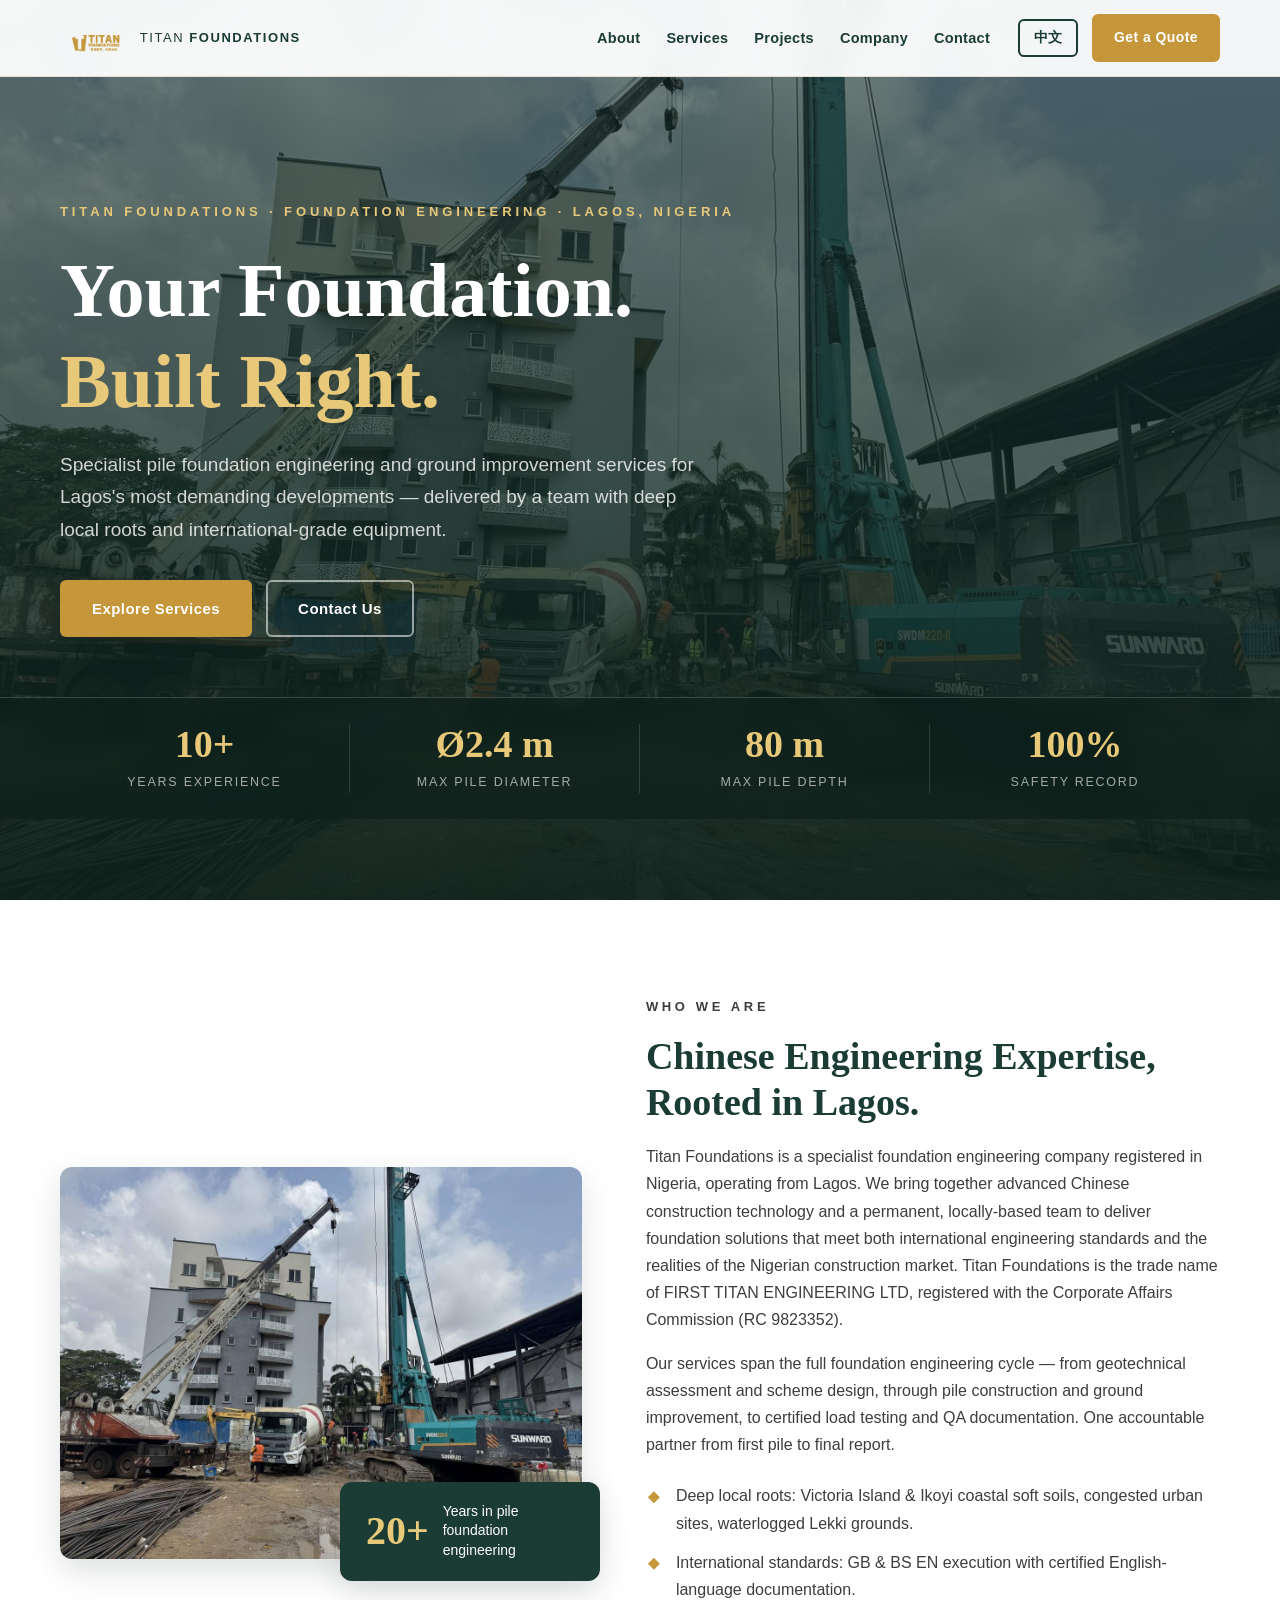
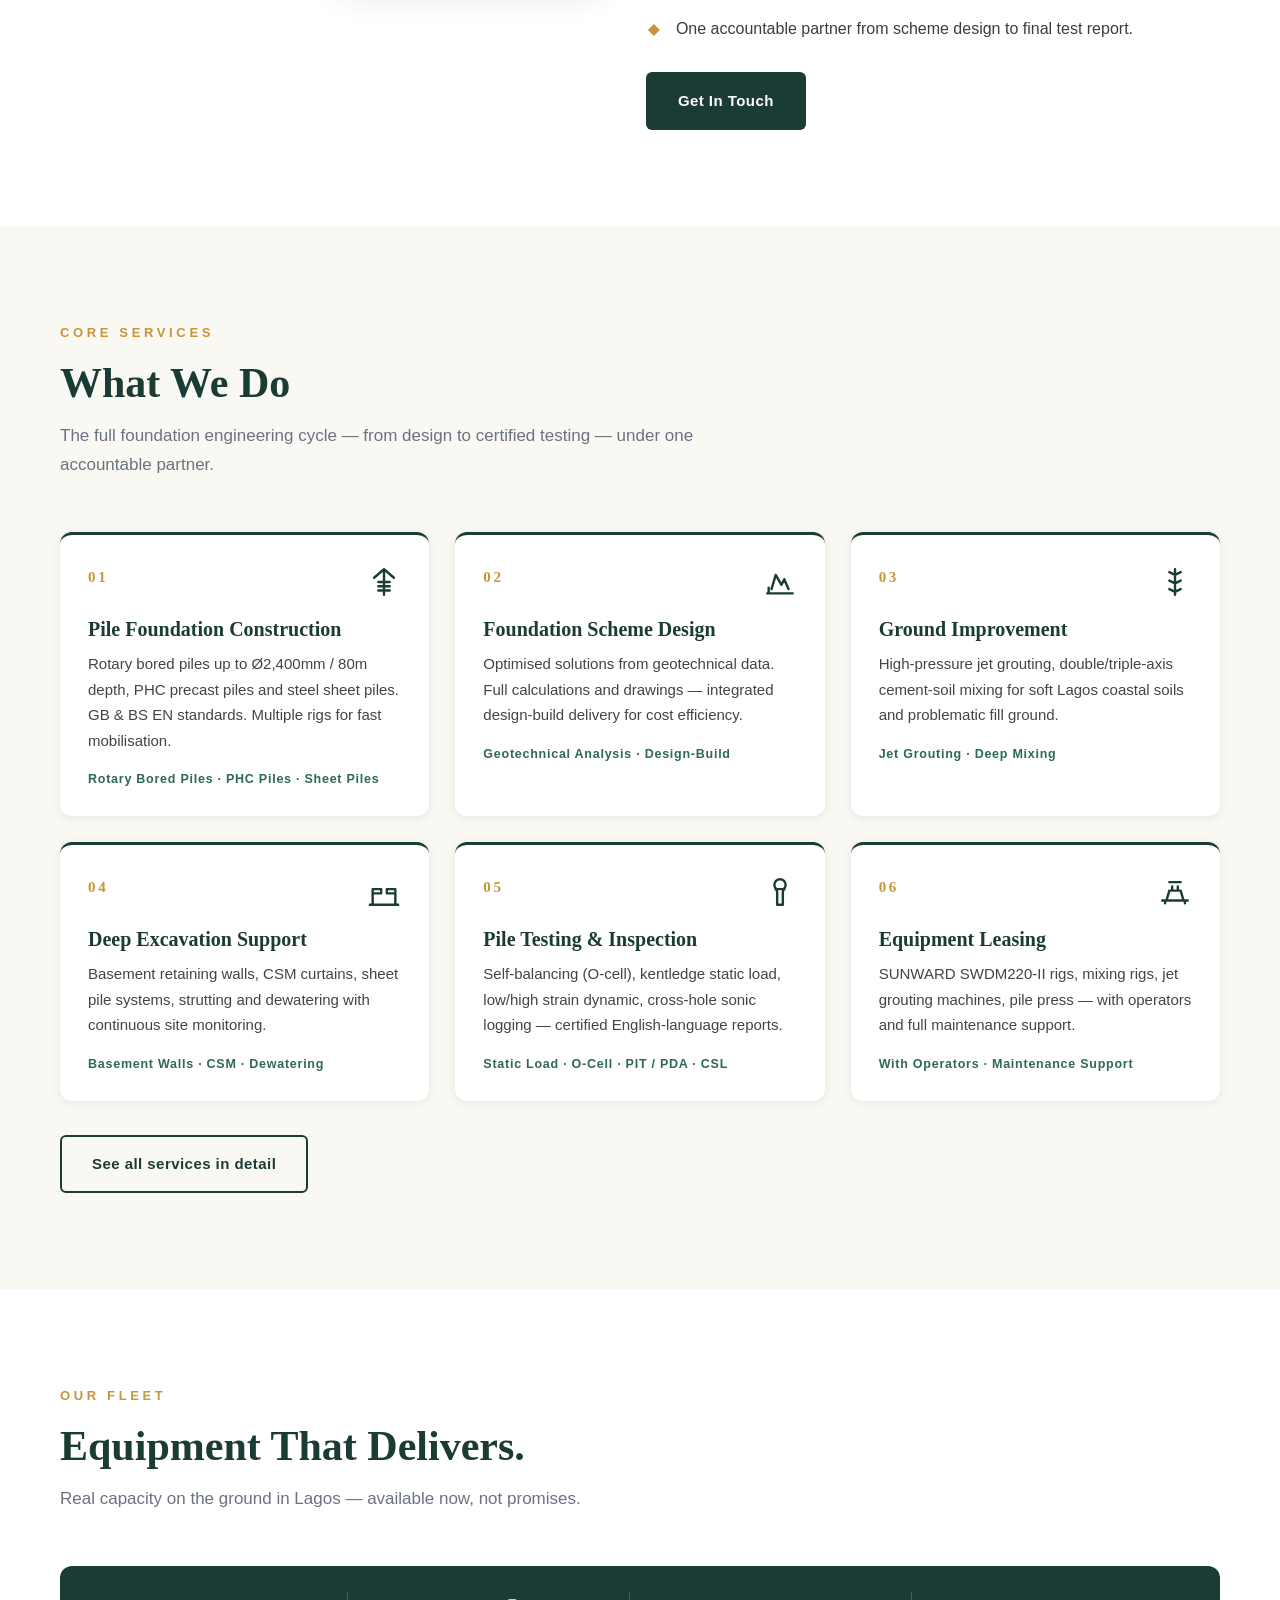
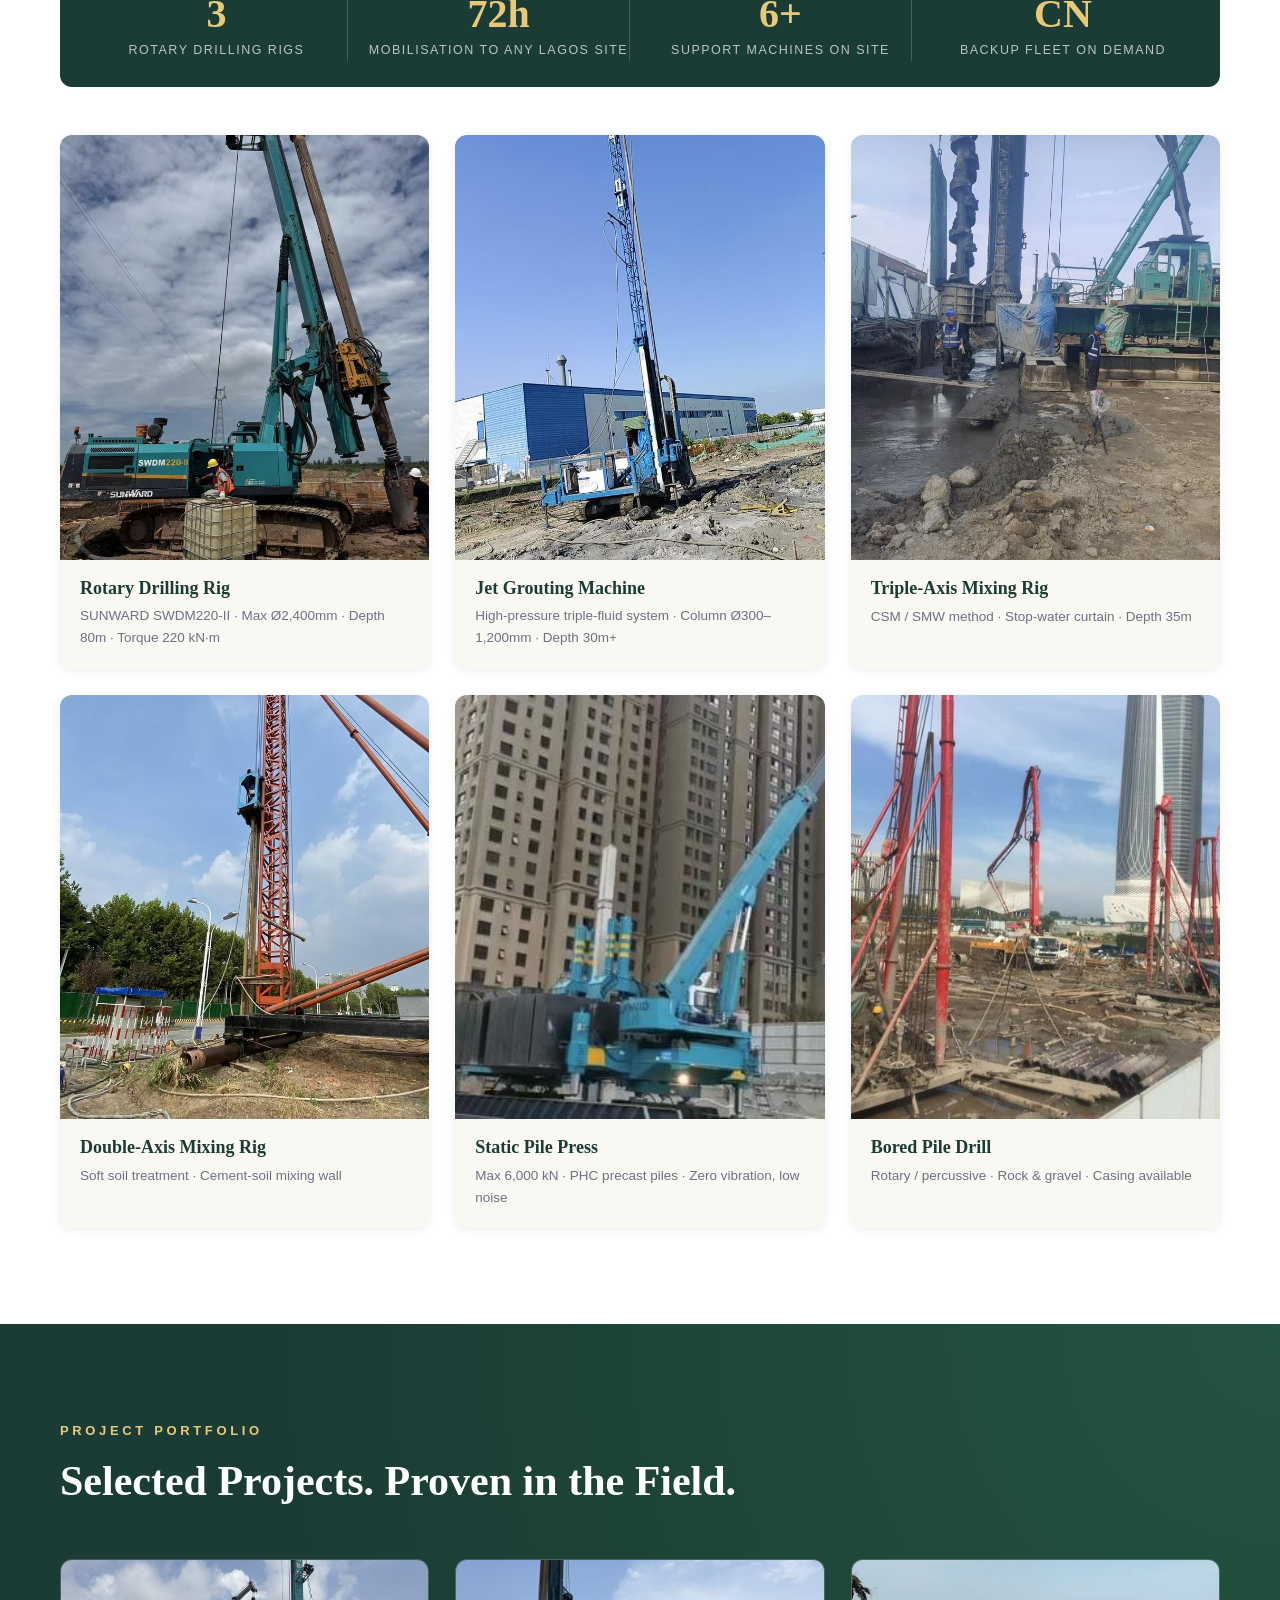
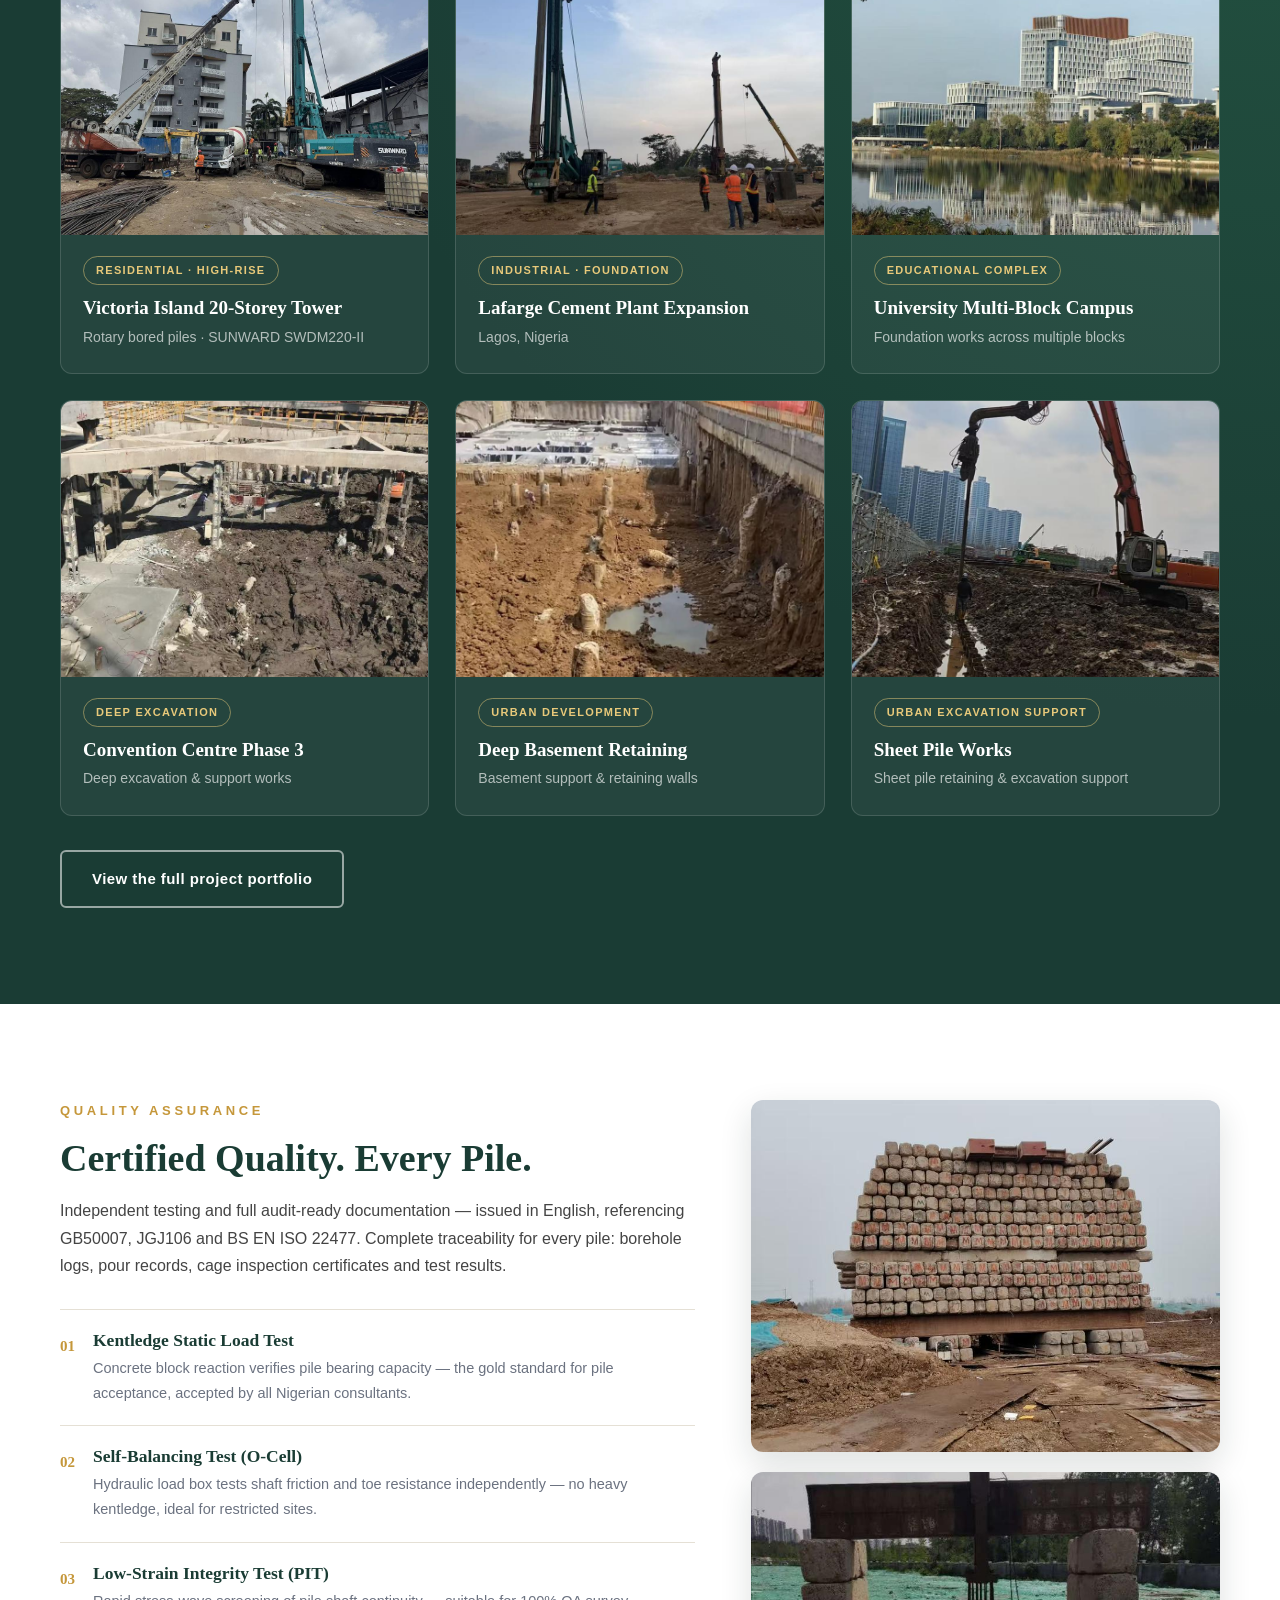
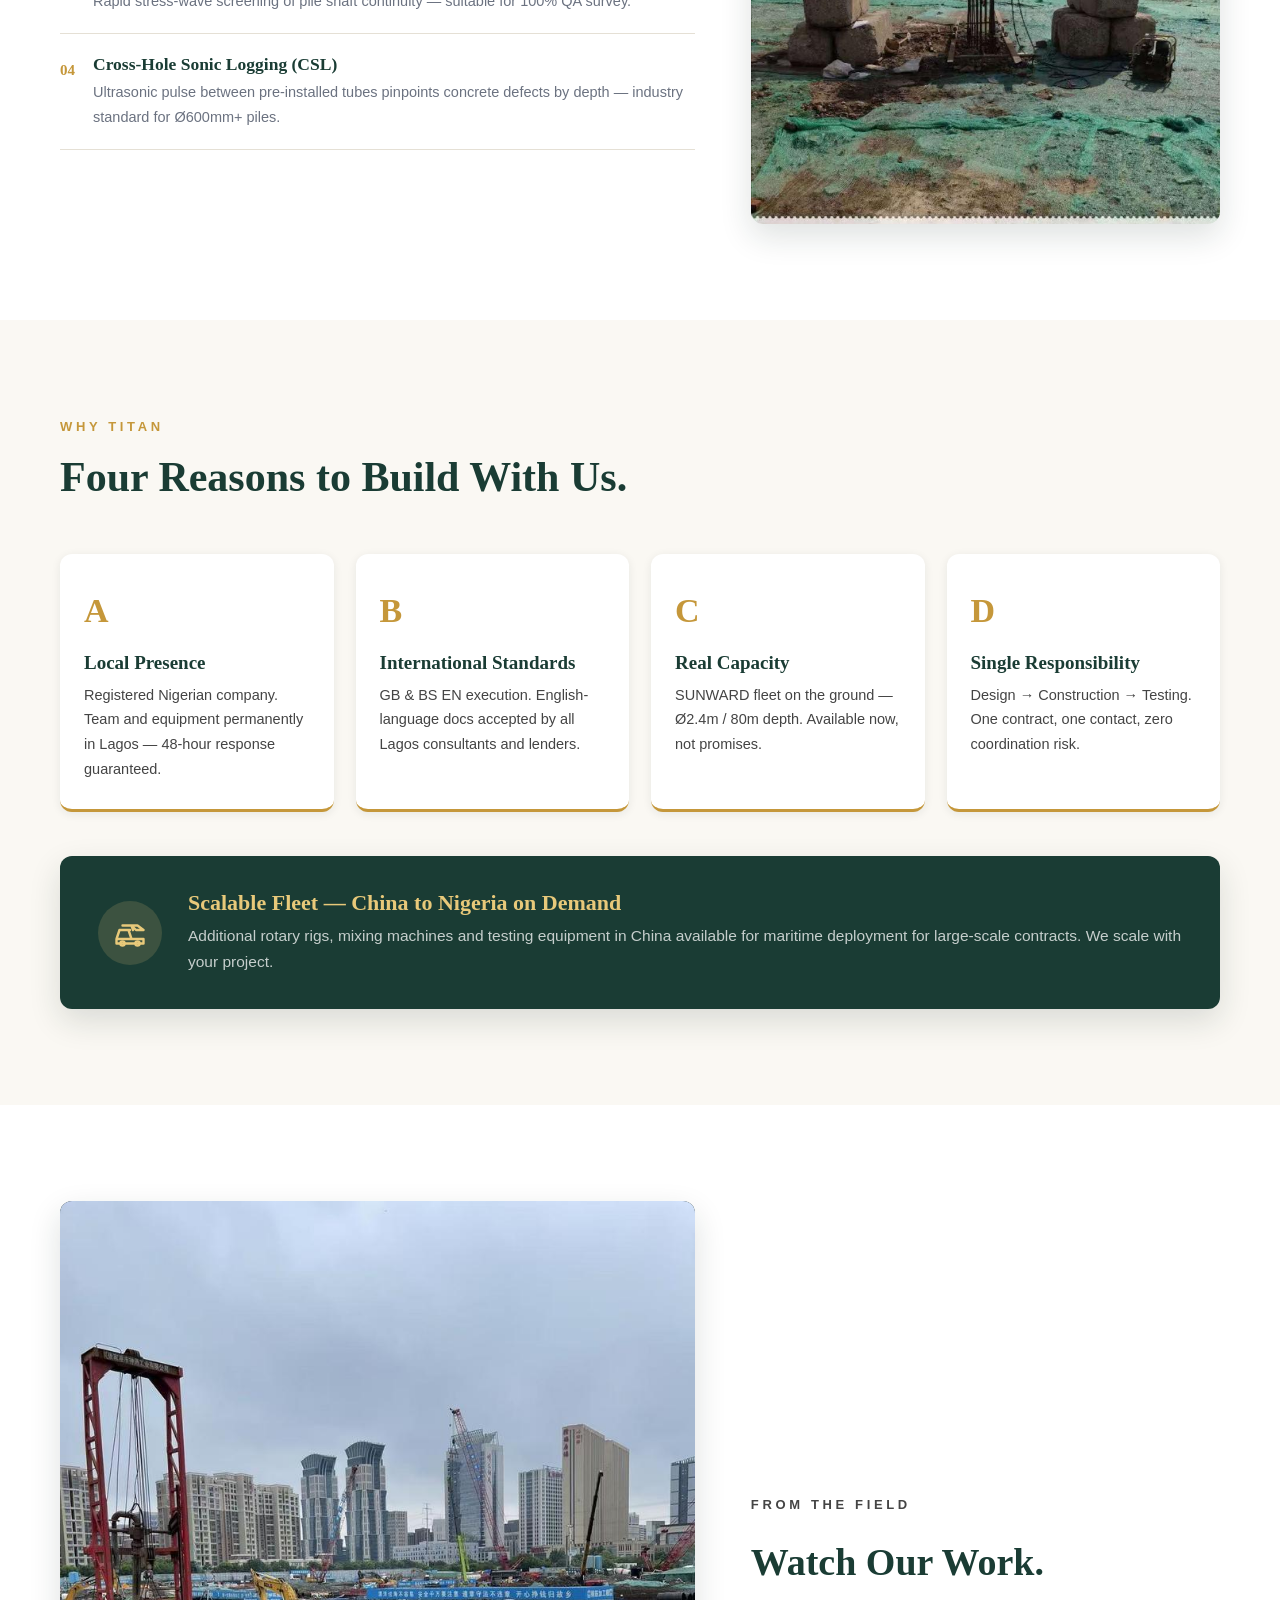
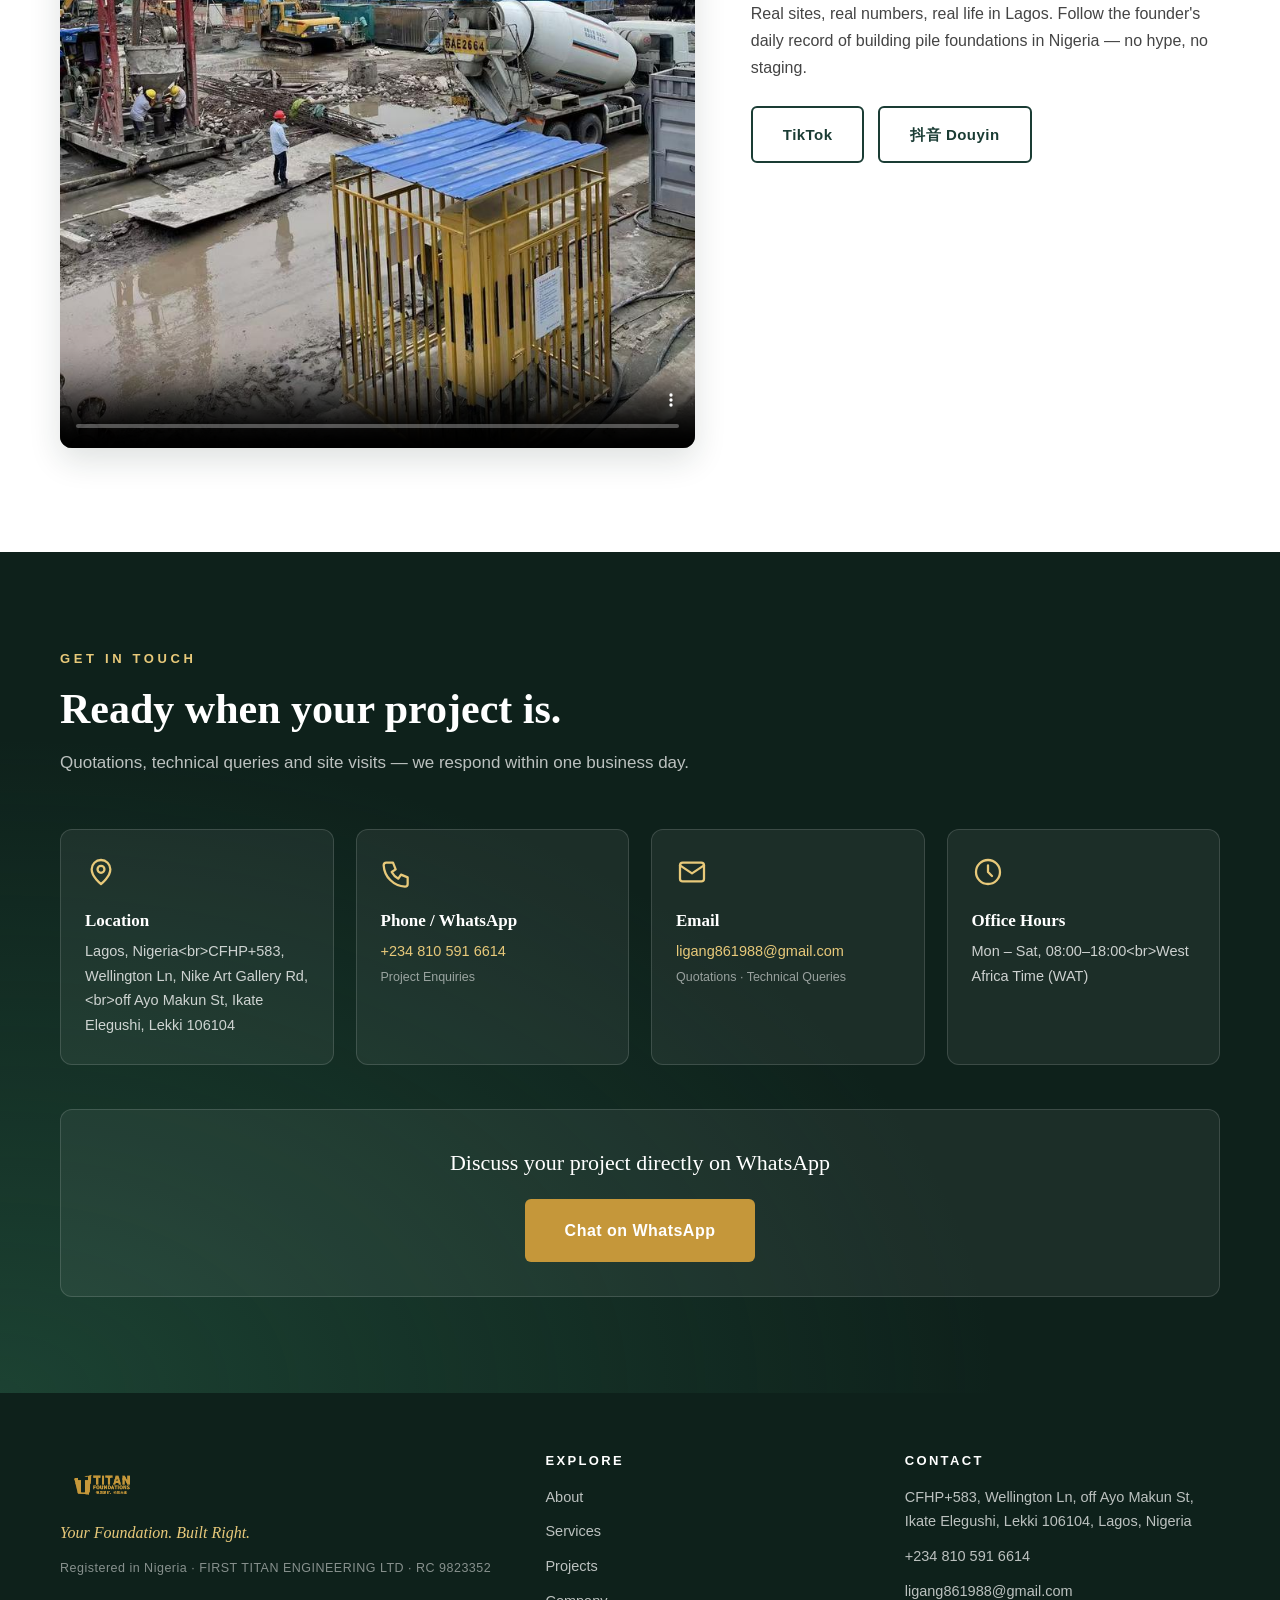
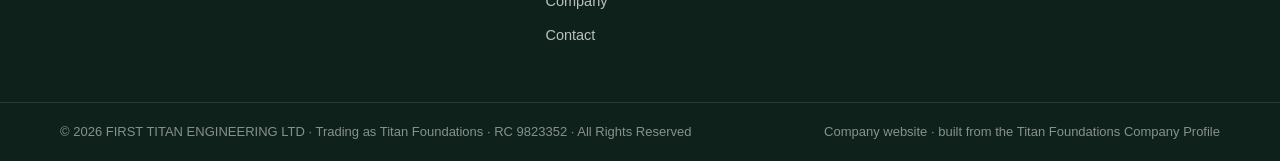
<file: index.html>
<!DOCTYPE html>
<html lang="en">
<head>
<meta charset="UTF-8">
<meta name="viewport" content="width=device-width, initial-scale=1">
<title>Titan Foundations — Your Foundation. Built Right. | Lagos, Nigeria</title>
<meta name="description" content="Titan Foundations — specialist pile foundation engineering and ground improvement in Lagos, Nigeria. Rotary bored piles to Ø2.4m / 80m, PHC & sheet piles, jet grouting, deep excavation support, pile testing and equipment leasing.">
<link rel="canonical" href="https://ligang861988-ctrl.github.io/titan-foundations-website/">
<meta property="og:type" content="website">
<meta property="og:site_name" content="Titan Foundations">
<meta property="og:title" content="Titan Foundations — Your Foundation. Built Right.">
<meta property="og:description" content="Specialist pile foundation engineering and ground improvement in Lagos, Nigeria. Rotary bored piles to Ø2.4m / 80m, pile testing and equipment leasing.">
<meta property="og:url" content="https://ligang861988-ctrl.github.io/titan-foundations-website/">
<meta property="og:image" content="https://ligang861988-ctrl.github.io/titan-foundations-website/assets/img/hero.jpg">
<meta property="og:locale" content="en_NG">
<meta property="og:locale:alternate" content="zh_CN">
<meta name="twitter:card" content="summary_large_image">
<meta name="twitter:title" content="Titan Foundations — Your Foundation. Built Right.">
<meta name="twitter:description" content="Specialist pile foundation engineering and ground improvement in Lagos, Nigeria.">
<meta name="twitter:image" content="https://ligang861988-ctrl.github.io/titan-foundations-website/assets/img/hero.jpg">
<script type="application/ld+json">
{
  "@context": "https://schema.org",
  "@type": "GeneralContractor",
  "name": "FIRST TITAN ENGINEERING LTD",
  "alternateName": ["Titan Foundations", "First Titan Engineering Ltd"],
  "legalName": "FIRST TITAN ENGINEERING LTD",
  "identifier": {
    "@type": "PropertyValue",
    "propertyID": "CAC RC Number",
    "value": "9823352"
  },
  "taxID": "2622497445816",
  "foundingDate": "2026-09-02",
  "url": "https://ligang861988-ctrl.github.io/titan-foundations-website/",
  "logo": "https://ligang861988-ctrl.github.io/titan-foundations-website/assets/img/logo.png",
  "image": "https://ligang861988-ctrl.github.io/titan-foundations-website/assets/img/hero.jpg",
  "description": "Specialist pile foundation engineering and ground improvement services for demanding developments in Lagos, Nigeria. Rotary bored piles, PHC and sheet piles, jet grouting, deep excavation support, pile testing and equipment leasing.",
  "email": "ligang861988@gmail.com",
  "telephone": "+2348105916614",
  "address": {
    "@type": "PostalAddress",
    "streetAddress": "CFHP+583, Wellington Lane, Nike Art Gallery Road, off Ayo Makun Street, Ikate Elegushi",
    "addressLocality": "Lekki, Lagos",
    "postalCode": "106104",
    "addressCountry": "NG"
  },
  "geo": {
    "@type": "GeoCoordinates",
    "latitude": 6.436,
    "longitude": 3.464
  },
  "openingHoursSpecification": [
    {
      "@type": "OpeningHoursSpecification",
      "dayOfWeek": ["Monday", "Tuesday", "Wednesday", "Thursday", "Friday", "Saturday"],
      "opens": "08:00",
      "closes": "18:00"
    }
  ],
  "areaServed": { "@type": "Country", "name": "Nigeria" },
  "priceRange": "$$",
  "sameAs": [
    "https://www.tiktok.com/@qianghandebolu",
    "https://v.douyin.com/XR1xkV-Puqk/"
  ],
  "contactPoint": {
    "@type": "ContactPoint",
    "telephone": "+2348105916614",
    "contactType": "sales",
    "availableLanguage": ["English", "Chinese"]
  },
  "knowsAbout": [
    "Pile foundation construction",
    "Rotary bored piles",
    "Ground improvement",
    "Jet grouting",
    "Deep excavation support",
    "Pile testing and inspection"
  ]
}
</script>
<link rel="icon" href="data:image/svg+xml,%3Csvg xmlns='http://www.w3.org/2000/svg' viewBox='0 0 64 64'%3E%3Crect width='64' height='64' rx='12' fill='%231A3C34'/%3E%3Cpath d='M16 18h32v8h-12v20h-8V26H16z' fill='%23C5973A'/%3E%3C/svg%3E">
<link rel="stylesheet" href="assets/css/style.css">
<script>document.documentElement.classList.add("js");</script>
</head>
<body>

<a class="skip-link" href="#main" data-i18n="a11y.skip">Skip to content</a>

<header class="site-header" id="top">
  <div class="container header-inner">
    <a class="brand" href="#top" aria-label="Titan Foundations — home">
      <img src="assets/img/logo.png" alt="Titan Foundations logo">
      <span class="brand-text">TITAN&nbsp;<b>FOUNDATIONS</b></span>
    </a>

    <nav class="main-nav" id="mainNav" aria-label="Main navigation">
      <a href="#about" data-i18n="nav.about">About</a>
      <a href="services.html" data-i18n="nav.services">Services</a>
      <a href="projects.html" data-i18n="nav.projects">Projects</a>
      <a href="company.html" data-i18n="nav.company">Company</a>
      <a href="#contact" data-i18n="nav.contact">Contact</a>
    </nav>

    <div class="header-actions">
      <button class="lang-toggle" id="langToggle" aria-label="Switch language">中文</button>
      <a class="btn btn-gold btn-sm header-cta" href="#contact" data-i18n="nav.cta">Get a Quote</a>
      <button class="nav-toggle" id="navToggle" aria-expanded="false" aria-controls="mainNav" aria-label="Open menu">
        <span></span><span></span><span></span>
      </button>
    </div>
  </div>
</header>

<main id="main">

  <!-- ============ HERO ============ -->
  <section class="hero">
    <img class="hero-bg" src="assets/img/hero.jpg" alt="Titan Foundations rotary drilling rig at a Lagos site">
    <div class="hero-overlay"></div>

    <div class="container hero-content">
      <p class="eyebrow" data-i18n="hero.eyebrow">Titan Foundations &middot; Foundation Engineering &middot; Lagos, Nigeria</p>
      <h1 data-i18n-html="hero.title">Your Foundation.<br><span>Built Right.</span></h1>
      <p class="hero-sub" data-i18n="hero.sub">Specialist pile foundation engineering and ground improvement services for Lagos&rsquo;s most demanding developments &mdash; delivered by a team with deep local roots and international-grade equipment.</p>
      <div class="hero-actions">
        <a href="services.html" class="btn btn-gold" data-i18n="hero.cta1">Explore Services</a>
        <a href="#contact" class="btn btn-outline" data-i18n="hero.cta2">Contact Us</a>
      </div>
    </div>

    <div class="hero-stats">
      <div class="container stats-grid">
        <div class="stat">
          <div class="stat-val">10+</div>
          <div class="stat-label" data-i18n="hero.stat1">Years Experience</div>
        </div>
        <div class="stat">
          <div class="stat-val">Ø2.4&nbsp;m</div>
          <div class="stat-label" data-i18n="hero.stat2">Max Pile Diameter</div>
        </div>
        <div class="stat">
          <div class="stat-val">80&nbsp;m</div>
          <div class="stat-label" data-i18n="hero.stat3">Max Pile Depth</div>
        </div>
        <div class="stat">
          <div class="stat-val">100%</div>
          <div class="stat-label" data-i18n="hero.stat4">Safety Record</div>
        </div>
      </div>
    </div>
  </section>

  <!-- ============ ABOUT ============ -->
  <section class="section about" id="about">
    <div class="container about-grid">
      <div class="about-media reveal">
        <img src="assets/img/about.jpg" alt="Titan Foundations equipment working on site" loading="lazy">
        <div class="about-badge">
          <span class="badge-num">20+</span>
          <span data-i18n="about.badge">Years in pile foundation engineering</span>
        </div>
      </div>

      <div class="about-copy">
        <p class="slabel" data-i18n="about.kicker">Who We Are</p>
        <h2 data-i18n="about.title">Chinese Engineering Expertise, Rooted in Lagos.</h2>
        <p data-i18n="about.p1">Titan Foundations is a specialist foundation engineering company registered in Nigeria, operating from Lagos. We bring together advanced Chinese construction technology and a permanent, locally-based team to deliver foundation solutions that meet both international engineering standards and the realities of the Nigerian construction market. Titan Foundations is the trade name of FIRST TITAN ENGINEERING LTD, registered with the Corporate Affairs Commission (RC 9823352).</p>
        <p data-i18n="about.p2">Our services span the full foundation engineering cycle &mdash; from geotechnical assessment and scheme design, through pile construction and ground improvement, to certified load testing and QA documentation. One accountable partner from first pile to final report.</p>
        <ul class="about-points">
          <li data-i18n="about.point1">Deep local roots: Victoria Island &amp; Ikoyi coastal soft soils, congested urban sites, waterlogged Lekki grounds.</li>
          <li data-i18n="about.point2">International standards: GB &amp; BS EN execution with certified English-language documentation.</li>
          <li data-i18n="about.point3">One accountable partner from scheme design to final test report.</li>
        </ul>
        <a class="btn btn-green" href="#contact" data-i18n="about.cta">Get In Touch</a>
      </div>
    </div>
  </section>

  <!-- ============ SERVICES ============ -->
  <section class="section services" id="services">
    <div class="container">
      <div class="section-head reveal">
        <p class="slabel" data-i18n="services.kicker">Core Services</p>
        <h2 data-i18n="services.title">What We Do</h2>
        <p class="section-sub" data-i18n="services.sub">The full foundation engineering cycle &mdash; from design to certified testing &mdash; under one accountable partner.</p>
      </div>

      <div class="svc-grid">
        <article class="svc-card reveal">
          <div class="svc-top">
            <span class="svc-num">01</span>
            <svg class="svc-icon" viewBox="0 0 24 24" fill="none" stroke="currentColor" stroke-width="1.7" stroke-linecap="round" stroke-linejoin="round" aria-hidden="true"><path d="M12 3v18M5 9l7-6 7 6M8 12h8M8 15h8M8 18h8"/></svg>
          </div>
          <h3 data-i18n="services.s1.t">Pile Foundation Construction</h3>
          <p data-i18n="services.s1.d">Rotary bored piles up to Ø2,400mm / 80m depth, PHC precast piles and steel sheet piles. GB &amp; BS EN standards. Multiple rigs for fast mobilisation.</p>
          <p class="svc-tags" data-i18n="services.s1.tags">Rotary Bored Piles &middot; PHC Piles &middot; Sheet Piles</p>
        </article>

        <article class="svc-card reveal">
          <div class="svc-top">
            <span class="svc-num">02</span>
            <svg class="svc-icon" viewBox="0 0 24 24" fill="none" stroke="currentColor" stroke-width="1.7" stroke-linecap="round" stroke-linejoin="round" aria-hidden="true"><path d="M3 20h18M6 17l3-10 4 7 2-4 3 7M4 20v-4"/></svg>
          </div>
          <h3 data-i18n="services.s2.t">Foundation Scheme Design</h3>
          <p data-i18n="services.s2.d">Optimised solutions from geotechnical data. Full calculations and drawings &mdash; integrated design-build delivery for cost efficiency.</p>
          <p class="svc-tags" data-i18n="services.s2.tags">Geotechnical Analysis &middot; Design-Build</p>
        </article>

        <article class="svc-card reveal">
          <div class="svc-top">
            <span class="svc-num">03</span>
            <svg class="svc-icon" viewBox="0 0 24 24" fill="none" stroke="currentColor" stroke-width="1.7" stroke-linecap="round" stroke-linejoin="round" aria-hidden="true"><path d="M12 3v18M12 7l-4-2M12 7l4-2M12 13l-4-2M12 13l4-2M12 19l-4-2M12 19l4-2"/></svg>
          </div>
          <h3 data-i18n="services.s3.t">Ground Improvement</h3>
          <p data-i18n="services.s3.d">High-pressure jet grouting, double/triple-axis cement-soil mixing for soft Lagos coastal soils and problematic fill ground.</p>
          <p class="svc-tags" data-i18n="services.s3.tags">Jet Grouting &middot; Deep Mixing</p>
        </article>

        <article class="svc-card reveal">
          <div class="svc-top">
            <span class="svc-num">04</span>
            <svg class="svc-icon" viewBox="0 0 24 24" fill="none" stroke="currentColor" stroke-width="1.7" stroke-linecap="round" stroke-linejoin="round" aria-hidden="true"><path d="M4 21V10M4 10h6v3M4 13h6M20 21V10M20 10h-6v3M20 13h-6M2 21h20"/></svg>
          </div>
          <h3 data-i18n="services.s4.t">Deep Excavation Support</h3>
          <p data-i18n="services.s4.d">Basement retaining walls, CSM curtains, sheet pile systems, strutting and dewatering with continuous site monitoring.</p>
          <p class="svc-tags" data-i18n="services.s4.tags">Basement Walls &middot; CSM &middot; Dewatering</p>
        </article>

        <article class="svc-card reveal">
          <div class="svc-top">
            <span class="svc-num">05</span>
            <svg class="svc-icon" viewBox="0 0 24 24" fill="none" stroke="currentColor" stroke-width="1.7" stroke-linecap="round" stroke-linejoin="round" aria-hidden="true"><path d="M12 3a4 4 0 0 0-4 4c0 2 2 3 2 5v9h4v-9c0-2 2-3 2-5a4 4 0 0 0-4-4z"/><path d="M9 10h6"/></svg>
          </div>
          <h3 data-i18n="services.s5.t">Pile Testing &amp; Inspection</h3>
          <p data-i18n="services.s5.d">Self-balancing (O-cell), kentledge static load, low/high strain dynamic, cross-hole sonic logging &mdash; certified English-language reports.</p>
          <p class="svc-tags" data-i18n="services.s5.tags">Static Load &middot; O-Cell &middot; PIT / PDA &middot; CSL</p>
        </article>

        <article class="svc-card reveal">
          <div class="svc-top">
            <span class="svc-num">06</span>
            <svg class="svc-icon" viewBox="0 0 24 24" fill="none" stroke="currentColor" stroke-width="1.7" stroke-linecap="round" stroke-linejoin="round" aria-hidden="true"><path d="M3 18h18M5 18v2M19 18v2M6 18l2-7h8l2 7M10 11V8M14 11V8M8 5h8"/></svg>
          </div>
          <h3 data-i18n="services.s6.t">Equipment Leasing</h3>
          <p data-i18n="services.s6.d">SUNWARD SWDM220-II rigs, mixing rigs, jet grouting machines, pile press &mdash; with operators and full maintenance support.</p>
          <p class="svc-tags" data-i18n="services.s6.tags">With Operators &middot; Maintenance Support</p>
        </article>
      </div>
      <p class="see-more"><a class="btn btn-outline-dark" href="services.html" data-i18n="services.more">See all services in detail</a></p>
    </div>
  </section>

  <!-- ============ FLEET ============ -->
  <section class="section fleet" id="fleet">
    <div class="container">
      <div class="section-head reveal">
        <p class="slabel" data-i18n="fleet.kicker">Our Fleet</p>
        <h2 data-i18n="fleet.title">Equipment That Delivers.</h2>
        <p class="section-sub" data-i18n="fleet.sub">Real capacity on the ground in Lagos &mdash; available now, not promises.</p>
      </div>

      <div class="fleet-stats reveal">
        <div class="fleet-stat">
          <div class="fleet-stat-val">3</div>
          <div class="fleet-stat-label" data-i18n="fleet.st1">Rotary Drilling Rigs</div>
        </div>
        <div class="fleet-stat">
          <div class="fleet-stat-val">72h</div>
          <div class="fleet-stat-label" data-i18n="fleet.st2">Mobilisation to any Lagos site</div>
        </div>
        <div class="fleet-stat">
          <div class="fleet-stat-val">6+</div>
          <div class="fleet-stat-label" data-i18n="fleet.st3">Support Machines on Site</div>
        </div>
        <div class="fleet-stat">
          <div class="fleet-stat-val">CN</div>
          <div class="fleet-stat-label" data-i18n="fleet.st4">Backup Fleet on Demand</div>
        </div>
      </div>

      <div class="fleet-grid">
        <figure class="fleet-card reveal">
          <img src="assets/img/fleet-rotary.jpg" alt="SUNWARD SWDM220-II rotary drilling rig" loading="lazy">
          <figcaption>
            <h3 data-i18n="fleet.e1.t">Rotary Drilling Rig</h3>
            <p data-i18n="fleet.e1.d">SUNWARD SWDM220-II &middot; Max Ø2,400mm &middot; Depth 80m &middot; Torque 220 kN&middot;m</p>
          </figcaption>
        </figure>
        <figure class="fleet-card reveal">
          <img src="assets/img/fleet-jet.jpg" alt="Jet grouting machine" loading="lazy">
          <figcaption>
            <h3 data-i18n="fleet.e2.t">Jet Grouting Machine</h3>
            <p data-i18n="fleet.e2.d">High-pressure triple-fluid system &middot; Column Ø300&ndash;1,200mm &middot; Depth 30m+</p>
          </figcaption>
        </figure>
        <figure class="fleet-card reveal">
          <img src="assets/img/fleet-triple.jpg" alt="Triple-axis mixing rig" loading="lazy">
          <figcaption>
            <h3 data-i18n="fleet.e3.t">Triple-Axis Mixing Rig</h3>
            <p data-i18n="fleet.e3.d">CSM / SMW method &middot; Stop-water curtain &middot; Depth 35m</p>
          </figcaption>
        </figure>
        <figure class="fleet-card reveal">
          <img src="assets/img/fleet-double.jpg" alt="Double-axis mixing rig" loading="lazy">
          <figcaption>
            <h3 data-i18n="fleet.e4.t">Double-Axis Mixing Rig</h3>
            <p data-i18n="fleet.e4.d">Soft soil treatment &middot; Cement-soil mixing wall</p>
          </figcaption>
        </figure>
        <figure class="fleet-card reveal">
          <img src="assets/img/fleet-press.jpg" alt="Static pile press machine" loading="lazy">
          <figcaption>
            <h3 data-i18n="fleet.e5.t">Static Pile Press</h3>
            <p data-i18n="fleet.e5.d">Max 6,000 kN &middot; PHC precast piles &middot; Zero vibration, low noise</p>
          </figcaption>
        </figure>
        <figure class="fleet-card reveal">
          <img src="assets/img/fleet-drill.jpg" alt="Bored pile drill" loading="lazy">
          <figcaption>
            <h3 data-i18n="fleet.e6.t">Bored Pile Drill</h3>
            <p data-i18n="fleet.e6.d">Rotary / percussive &middot; Rock &amp; gravel &middot; Casing available</p>
          </figcaption>
        </figure>
      </div>
    </div>
  </section>

  <!-- ============ PROJECTS ============ -->
  <section class="section projects" id="projects">
    <div class="container">
      <div class="section-head reveal">
        <p class="slabel slabel-light" data-i18n="projects.kicker">Project Portfolio</p>
        <h2 data-i18n="projects.title">Selected Projects. Proven in the Field.</h2>
      </div>

      <div class="proj-grid">
        <article class="proj-card reveal">
          <div class="proj-img"><img src="assets/img/project-vi.jpg" alt="Victoria Island 20-storey tower project" loading="lazy"></div>
          <div class="proj-body">
            <span class="proj-tag" data-i18n="projects.p1.tag">Residential &middot; High-Rise</span>
            <h3 data-i18n="projects.p1.t">Victoria Island 20-Storey Tower</h3>
            <p data-i18n="projects.p1.d">Rotary bored piles &middot; SUNWARD SWDM220-II</p>
          </div>
        </article>
        <article class="proj-card reveal">
          <div class="proj-img"><img src="assets/img/project-lafarge.jpg" alt="Lafarge cement plant expansion project" loading="lazy"></div>
          <div class="proj-body">
            <span class="proj-tag" data-i18n="projects.p2.tag">Industrial &middot; Foundation</span>
            <h3 data-i18n="projects.p2.t">Lafarge Cement Plant Expansion</h3>
            <p data-i18n="projects.p2.d">Lagos, Nigeria</p>
          </div>
        </article>
        <article class="proj-card reveal">
          <div class="proj-img"><img src="assets/img/project-university.jpg" alt="University multi-block campus project" loading="lazy"></div>
          <div class="proj-body">
            <span class="proj-tag" data-i18n="projects.p3.tag">Educational Complex</span>
            <h3 data-i18n="projects.p3.t">University Multi-Block Campus</h3>
            <p data-i18n="projects.p3.d">Foundation works across multiple blocks</p>
          </div>
        </article>
        <article class="proj-card reveal">
          <div class="proj-img"><img src="assets/img/project-convention.jpg" alt="Convention centre phase 3 deep excavation" loading="lazy"></div>
          <div class="proj-body">
            <span class="proj-tag" data-i18n="projects.p4.tag">Deep Excavation</span>
            <h3 data-i18n="projects.p4.t">Convention Centre Phase 3</h3>
            <p data-i18n="projects.p4.d">Deep excavation &amp; support works</p>
          </div>
        </article>
        <article class="proj-card reveal">
          <div class="proj-img"><img src="assets/img/project-excavation.jpg" alt="Deep basement retaining wall project" loading="lazy"></div>
          <div class="proj-body">
            <span class="proj-tag" data-i18n="projects.p5.tag">Urban Development</span>
            <h3 data-i18n="projects.p5.t">Deep Basement Retaining</h3>
            <p data-i18n="projects.p5.d">Basement support &amp; retaining walls</p>
          </div>
        </article>
        <article class="proj-card reveal">
          <div class="proj-img"><img src="assets/img/project-sheetpile.jpg" alt="Sheet pile works at an urban excavation" loading="lazy"></div>
          <div class="proj-body">
            <span class="proj-tag" data-i18n="projects.p6.tag">Urban Excavation Support</span>
            <h3 data-i18n="projects.p6.t">Sheet Pile Works</h3>
            <p data-i18n="projects.p6.d">Sheet pile retaining &amp; excavation support</p>
          </div>
        </article>
      </div>
      <p class="see-more"><a class="btn btn-outline" href="projects.html" data-i18n="projects.more">View the full project portfolio</a></p>
    </div>
  </section>

  <!-- ============ QUALITY ============ -->
  <section class="section quality" id="quality">
    <div class="container quality-grid">
      <div class="quality-copy">
        <p class="slabel" data-i18n="quality.kicker">Quality Assurance</p>
        <h2 data-i18n="quality.title">Certified Quality. Every Pile.</h2>
        <p class="quality-lead" data-i18n="quality.lead">Independent testing and full audit-ready documentation &mdash; issued in English, referencing GB50007, JGJ106 and BS EN ISO 22477. Complete traceability for every pile: borehole logs, pour records, cage inspection certificates and test results.</p>

        <ul class="qa-list">
          <li class="reveal">
            <span class="qa-mark">01</span>
            <div><h3 data-i18n="quality.q1.t">Kentledge Static Load Test</h3><p data-i18n="quality.q1.d">Concrete block reaction verifies pile bearing capacity &mdash; the gold standard for pile acceptance, accepted by all Nigerian consultants.</p></div>
          </li>
          <li class="reveal">
            <span class="qa-mark">02</span>
            <div><h3 data-i18n="quality.q2.t">Self-Balancing Test (O-Cell)</h3><p data-i18n="quality.q2.d">Hydraulic load box tests shaft friction and toe resistance independently &mdash; no heavy kentledge, ideal for restricted sites.</p></div>
          </li>
          <li class="reveal">
            <span class="qa-mark">03</span>
            <div><h3 data-i18n="quality.q3.t">Low-Strain Integrity Test (PIT)</h3><p data-i18n="quality.q3.d">Rapid stress-wave screening of pile shaft continuity &mdash; suitable for 100% QA survey.</p></div>
          </li>
          <li class="reveal">
            <span class="qa-mark">04</span>
            <div><h3 data-i18n="quality.q4.t">Cross-Hole Sonic Logging (CSL)</h3><p data-i18n="quality.q4.d">Ultrasonic pulse between pre-installed tubes pinpoints concrete defects by depth &mdash; industry standard for Ø600mm+ piles.</p></div>
          </li>
        </ul>
      </div>

      <div class="quality-media reveal">
        <img src="assets/img/qa-kentledge.jpg" alt="Kentledge static load test on a pile" loading="lazy">
        <img src="assets/img/qa-ocell.jpg" alt="O-Cell self-balancing test equipment" loading="lazy">
      </div>
    </div>
  </section>

  <!-- ============ WHY TITAN ============ -->
  <section class="section why" id="why">
    <div class="container">
      <div class="section-head reveal">
        <p class="slabel" data-i18n="why.kicker">Why Titan</p>
        <h2 data-i18n="why.title">Four Reasons to Build With Us.</h2>
      </div>

      <div class="why-grid">
        <article class="why-card reveal">
          <span class="why-letter">A</span>
          <h3 data-i18n="why.w1.t">Local Presence</h3>
          <p data-i18n="why.w1.d">Registered Nigerian company. Team and equipment permanently in Lagos &mdash; 48-hour response guaranteed.</p>
        </article>
        <article class="why-card reveal">
          <span class="why-letter">B</span>
          <h3 data-i18n="why.w2.t">International Standards</h3>
          <p data-i18n="why.w2.d">GB &amp; BS EN execution. English-language docs accepted by all Lagos consultants and lenders.</p>
        </article>
        <article class="why-card reveal">
          <span class="why-letter">C</span>
          <h3 data-i18n="why.w3.t">Real Capacity</h3>
          <p data-i18n="why.w3.d">SUNWARD fleet on the ground &mdash; Ø2.4m / 80m depth. Available now, not promises.</p>
        </article>
        <article class="why-card reveal">
          <span class="why-letter">D</span>
          <h3 data-i18n="why.w4.t">Single Responsibility</h3>
          <p data-i18n="why.w4.d">Design &rarr; Construction &rarr; Testing. One contract, one contact, zero coordination risk.</p>
        </article>
      </div>

      <div class="fleet-banner reveal">
        <div class="fleet-banner-icon" aria-hidden="true">
          <svg viewBox="0 0 24 24" fill="none" stroke="currentColor" stroke-width="1.6" stroke-linecap="round" stroke-linejoin="round"><path d="M3 16h18v3H3zM3 16l2-6h6l2 6M5 10h7M7 7h6l1 3M21 10h-5l-3-3h4l4 3"/><circle cx="7" cy="19" r="1.4"/><circle cx="17" cy="19" r="1.4"/></svg>
        </div>
        <div class="fleet-banner-copy">
          <h3 data-i18n="why.banner.t">Scalable Fleet &mdash; China to Nigeria on Demand</h3>
          <p data-i18n="why.banner.d">Additional rotary rigs, mixing machines and testing equipment in China available for maritime deployment for large-scale contracts. We scale with your project.</p>
        </div>
      </div>
    </div>
  </section>

  <!-- ============ FROM THE FIELD ============ -->
  <section class="section field" id="field">
    <div class="container field-grid">
      <div class="field-media reveal">
        <video controls preload="none" poster="assets/img/site.jpg" aria-label="Field video from Titan Foundations">
          <source src="assets/video/site-preview.mp4" type="video/mp4">
          <p data-i18n="field.nosupport">Your browser does not support video playback.</p>
        </video>
      </div>
      <div class="field-copy reveal">
        <p class="slabel" data-i18n="field.kicker">From the Field</p>
        <h2 data-i18n="field.title">Watch Our Work.</h2>
        <p data-i18n="field.p">Real sites, real numbers, real life in Lagos. Follow the founder&rsquo;s daily record of building pile foundations in Nigeria &mdash; no hype, no staging.</p>
        <div class="field-links">
          <a class="btn btn-outline-dark" href="https://www.tiktok.com/@qianghandebolu" target="_blank" rel="noopener" data-i18n="field.tiktok">TikTok</a>
          <a class="btn btn-outline-dark" href="https://v.douyin.com/XR1xkV-Puqk/" target="_blank" rel="noopener" data-i18n="field.douyin">抖音 Douyin</a>
        </div>
      </div>
    </div>
  </section>

  <!-- ============ CONTACT ============ -->
  <section class="section contact" id="contact">
    <div class="container">
      <div class="section-head reveal">
        <p class="slabel slabel-light" data-i18n="contact.kicker">Get In Touch</p>
        <h2 data-i18n="contact.title">Ready when your project is.</h2>
        <p class="section-sub section-sub-light" data-i18n="contact.sub">Quotations, technical queries and site visits &mdash; we respond within one business day.</p>
      </div>

      <div class="contact-grid">
        <div class="contact-card reveal">
          <svg class="contact-icon" viewBox="0 0 24 24" fill="none" stroke="currentColor" stroke-width="1.7" stroke-linecap="round" stroke-linejoin="round" aria-hidden="true"><path d="M12 21s-7-5.3-7-11a7 7 0 0 1 14 0c0 5.7-7 11-7 11z"/><circle cx="12" cy="10" r="2.6"/></svg>
          <h3 data-i18n="contact.c1.t">Location</h3>
          <p data-i18n="contact.c1.d">Lagos, Nigeria<br>CFHP+583, Wellington Ln, Nike Art Gallery Rd,<br>off Ayo Makun St, Ikate Elegushi, Lekki 106104</p>
        </div>
        <div class="contact-card reveal">
          <svg class="contact-icon" viewBox="0 0 24 24" fill="none" stroke="currentColor" stroke-width="1.7" stroke-linecap="round" stroke-linejoin="round" aria-hidden="true"><path d="M4 5h5l2 5-3 2a12 12 0 0 0 5 5l2-3 5 2v5a2 2 0 0 1-2 2A17 17 0 0 1 2 7a2 2 0 0 1 2-2z"/></svg>
          <h3 data-i18n="contact.c2.t">Phone / WhatsApp</h3>
          <p><a href="https://wa.me/2348105916614" target="_blank" rel="noopener">+234 810 591 6614</a><br><span class="contact-sub" data-i18n="contact.c2.sub">Project Enquiries</span></p>
        </div>
        <div class="contact-card reveal">
          <svg class="contact-icon" viewBox="0 0 24 24" fill="none" stroke="currentColor" stroke-width="1.7" stroke-linecap="round" stroke-linejoin="round" aria-hidden="true"><rect x="3" y="5" width="18" height="14" rx="2"/><path d="M3 7l9 6 9-6"/></svg>
          <h3 data-i18n="contact.c3.t">Email</h3>
          <p><a href="mailto:ligang861988@gmail.com">ligang861988@gmail.com</a><br><span class="contact-sub" data-i18n="contact.c3.sub">Quotations &middot; Technical Queries</span></p>
        </div>
        <div class="contact-card reveal">
          <svg class="contact-icon" viewBox="0 0 24 24" fill="none" stroke="currentColor" stroke-width="1.7" stroke-linecap="round" stroke-linejoin="round" aria-hidden="true"><circle cx="12" cy="12" r="9"/><path d="M12 7v5l3 3"/></svg>
          <h3 data-i18n="contact.c4.t">Office Hours</h3>
          <p data-i18n="contact.c4.d">Mon &ndash; Sat, 08:00&ndash;18:00<br>West Africa Time (WAT)</p>
        </div>
      </div>

      <div class="contact-cta reveal">
        <p class="contact-cta-lead" data-i18n="contact.cta.lead">Discuss your project directly on WhatsApp</p>
        <a class="btn btn-gold btn-lg" href="https://wa.me/2348105916614?text=Hello%20Titan%20Foundations%2C%20I%20would%20like%20to%20enquire%20about%20a%20project." target="_blank" rel="noopener" data-i18n="contact.cta.btn">Chat on WhatsApp</a>
      </div>
    </div>
  </section>

</main>

<footer class="site-footer">
  <div class="container footer-grid">
    <div class="footer-brand">
      <img src="assets/img/logo.png" alt="Titan Foundations logo">
      <p data-i18n="footer.tag">Your Foundation. Built Right.</p>
      <p class="footer-legal" data-i18n="footer.legal">Registered in Nigeria &middot; FIRST TITAN ENGINEERING LTD &middot; RC 9823352</p>
    </div>
    <div class="footer-col">
      <h3 data-i18n="footer.nav">Explore</h3>
      <a href="#about" data-i18n="nav.about">About</a>
      <a href="services.html" data-i18n="nav.services">Services</a>
      <a href="projects.html" data-i18n="nav.projects">Projects</a>
      <a href="company.html" data-i18n="nav.company">Company</a>
      <a href="#contact" data-i18n="nav.contact">Contact</a>
    </div>
    <div class="footer-col">
      <h3 data-i18n="footer.contact">Contact</h3>
      <p>CFHP+583, Wellington Ln, off Ayo Makun St, Ikate Elegushi, Lekki 106104, Lagos, Nigeria</p>
      <p><a href="tel:+2348105916614">+234 810 591 6614</a></p>
      <p><a href="mailto:ligang861988@gmail.com">ligang861988@gmail.com</a></p>
    </div>
  </div>
  <div class="footer-bottom">
    <div class="container">
      <p>&copy; 2026 FIRST TITAN ENGINEERING LTD &middot; Trading as Titan Foundations &middot; RC 9823352 &middot; All Rights Reserved</p>
      <p data-i18n="footer.credit">Company website &middot; built from the Titan Foundations Company Profile</p>
    </div>
  </div>
</footer>

<script src="assets/js/main.js"></script>
</body>
</html>
</file>
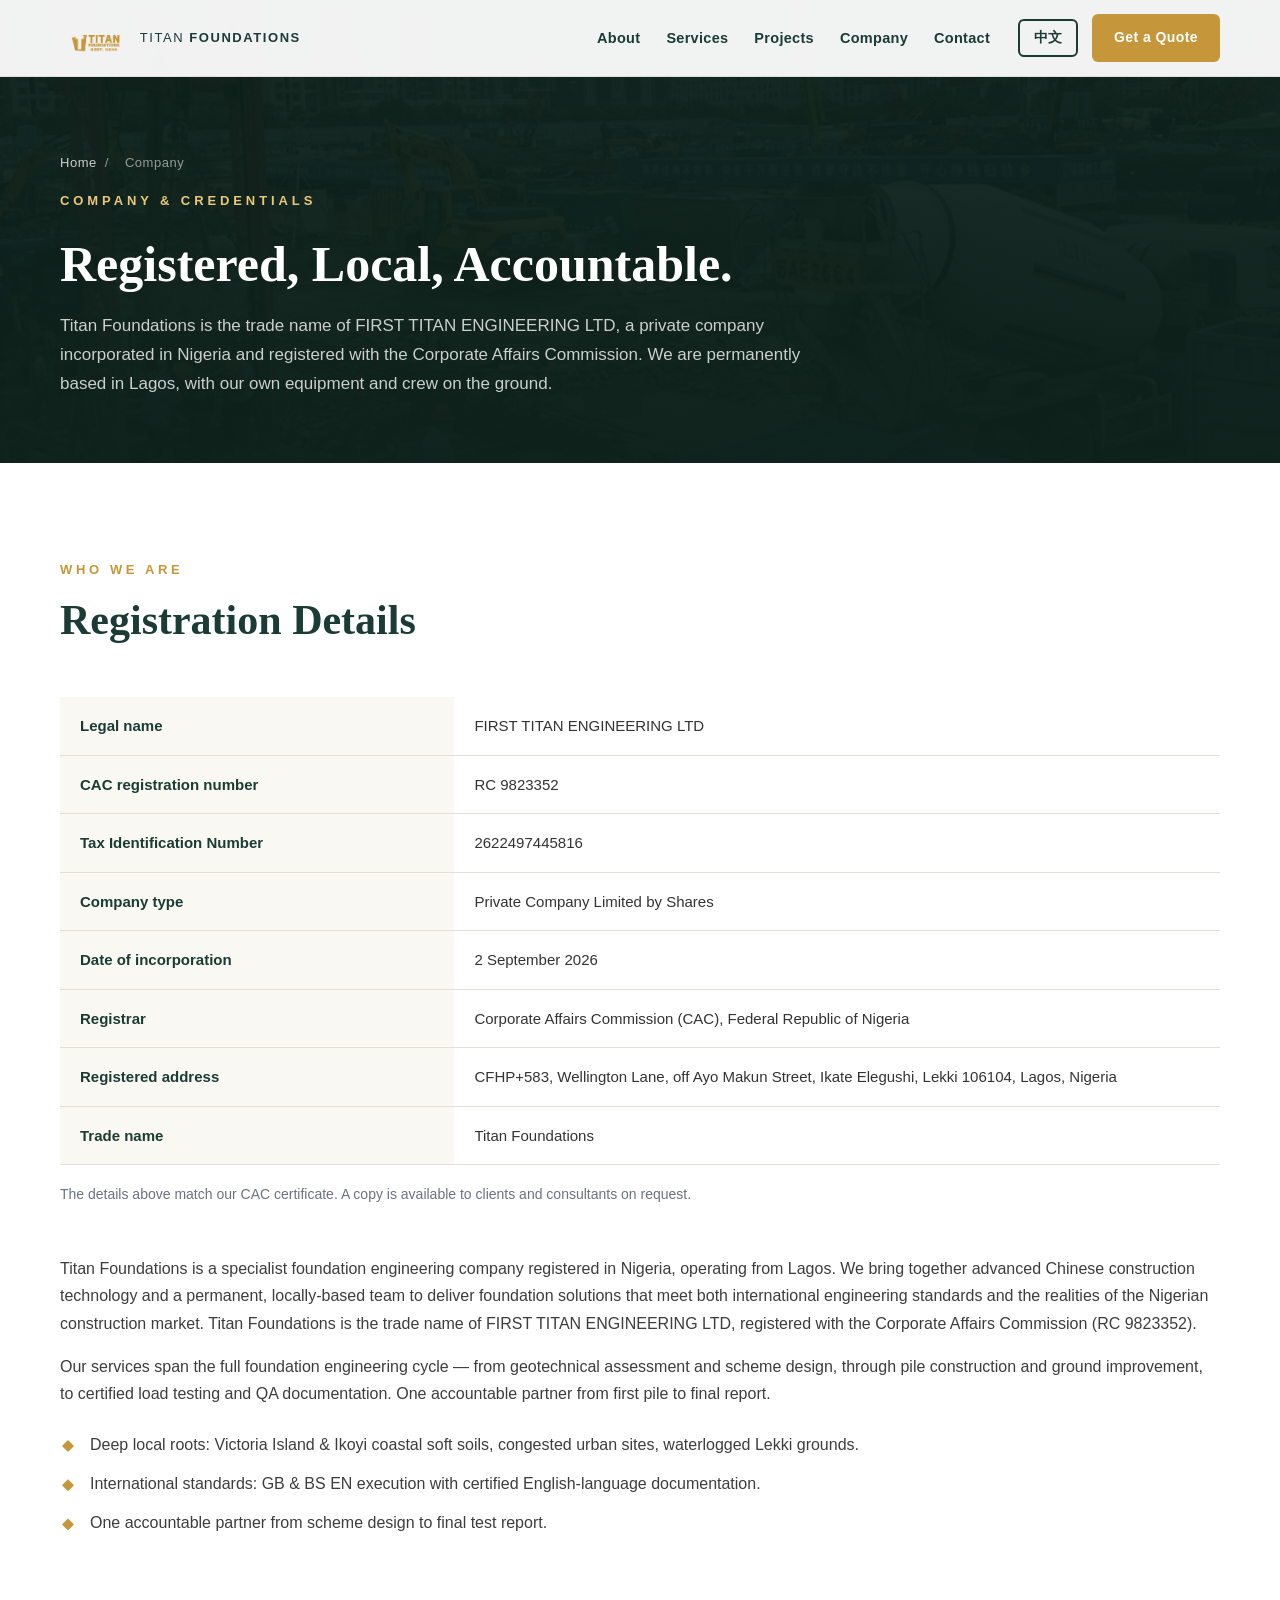
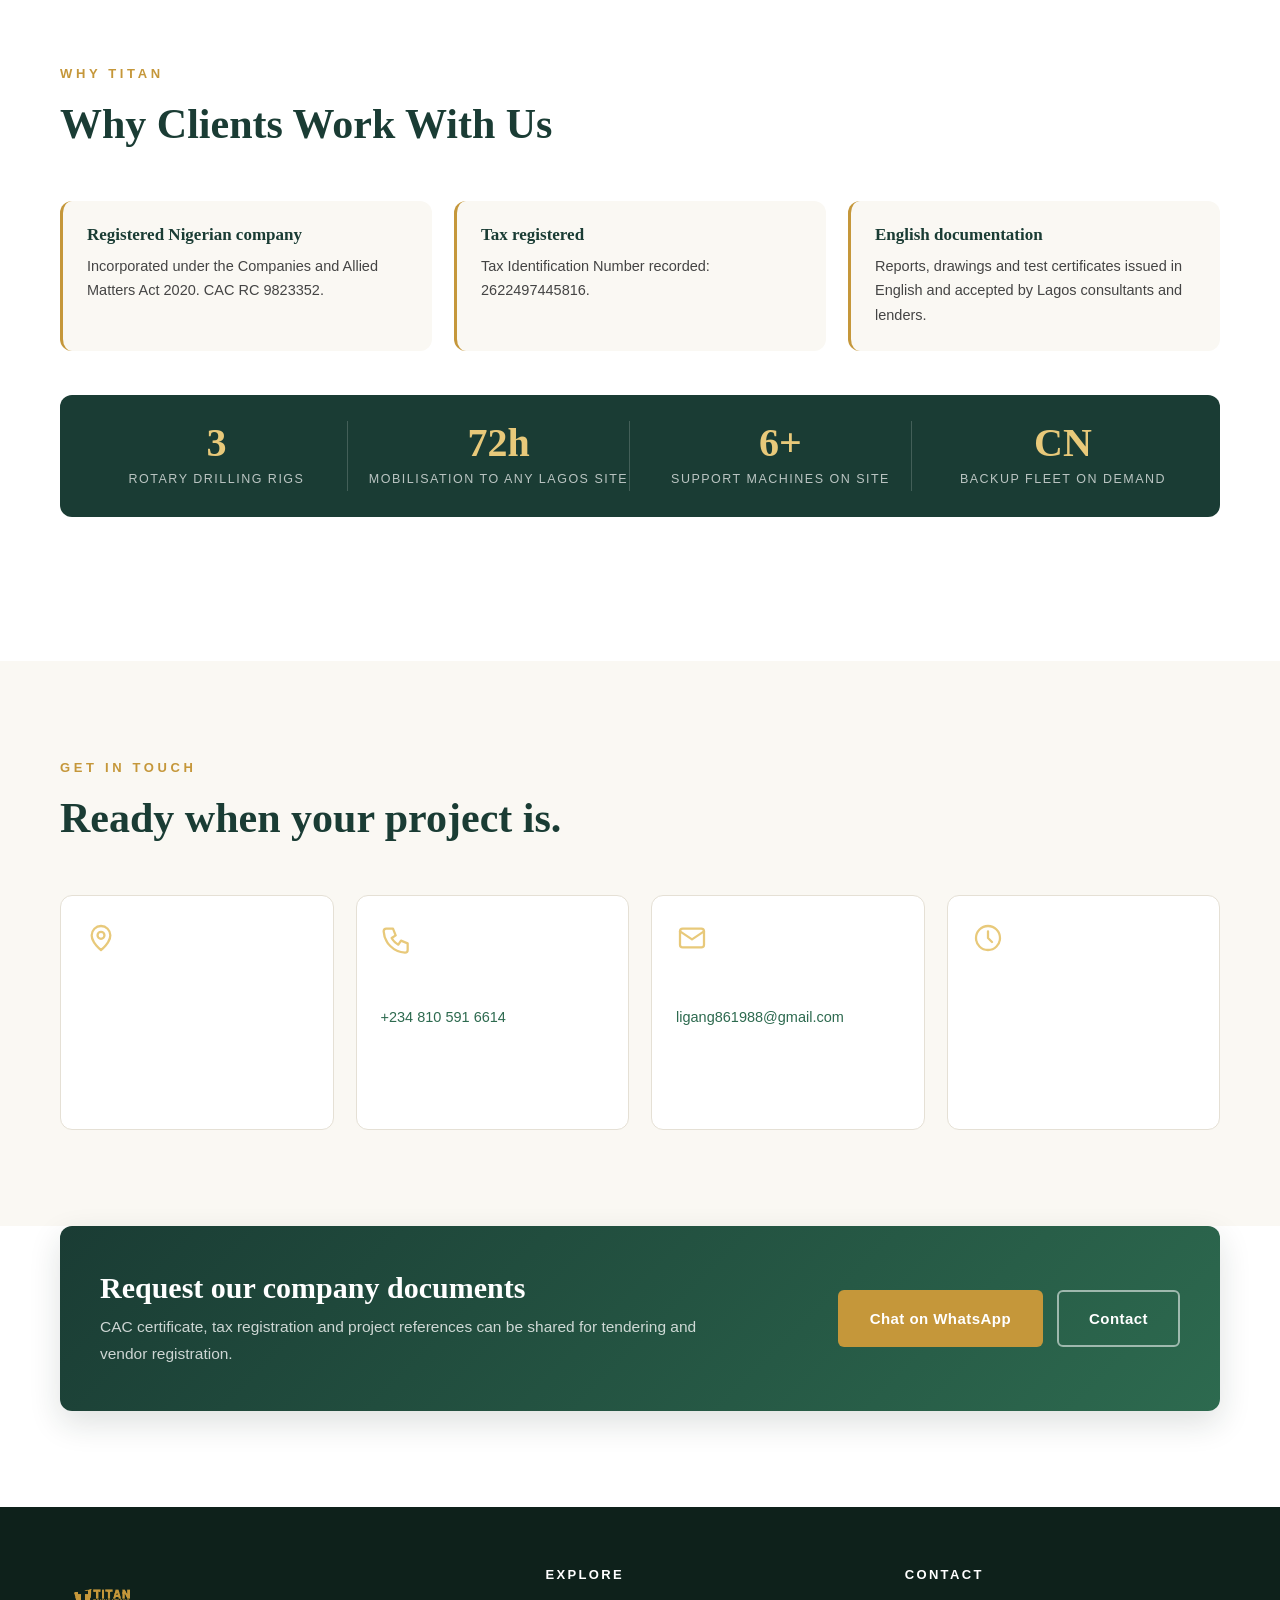
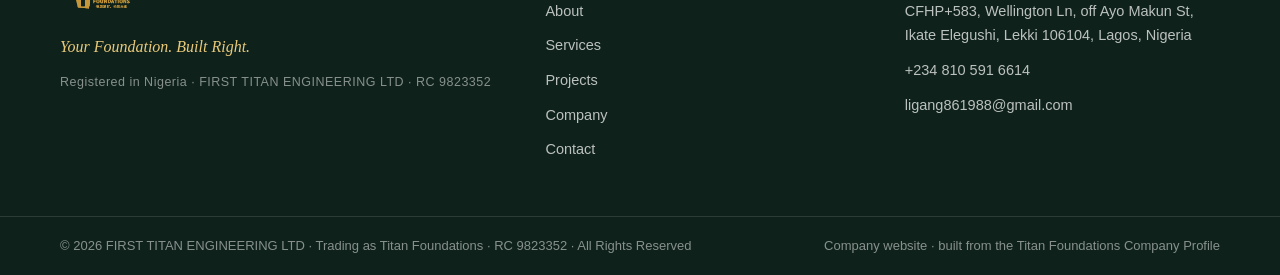
<file: company.html>
<!DOCTYPE html>
<html lang="en" data-meta-key="comp">
<head>
<meta charset="UTF-8">
<meta name="viewport" content="width=device-width, initial-scale=1">
<title>Company & Credentials — FIRST TITAN ENGINEERING LTD (RC 9823352) | Titan Foundations, Lagos</title>
<meta name="description" content="Titan Foundations is the trade name of FIRST TITAN ENGINEERING LTD, a Nigerian company registered with the Corporate Affairs Commission (CAC registration number 9823352), based in Lekki, Lagos. Company registration details, tax identification number and credentials.">
<link rel="canonical" href="https://ligang861988-ctrl.github.io/titan-foundations-website/company.html">
<meta property="og:type" content="website">
<meta property="og:site_name" content="Titan Foundations">
<meta property="og:title" content="Company & Credentials — FIRST TITAN ENGINEERING LTD, Lagos">
<meta property="og:description" content="Registered Nigerian company: FIRST TITAN ENGINEERING LTD, CAC RC 9823352. Foundation engineering in Lagos with own equipment and crew.">
<meta property="og:url" content="https://ligang861988-ctrl.github.io/titan-foundations-website/company.html">
<meta property="og:image" content="https://ligang861988-ctrl.github.io/titan-foundations-website/assets/img/site.jpg">
<meta property="og:locale" content="en_NG">
<meta property="og:locale:alternate" content="zh_CN">
<meta name="twitter:card" content="summary_large_image">
<script type="application/ld+json">
{
  "@context": "https://schema.org",
  "@graph": [
    {
      "@type": "AboutPage",
      "name": "Company & Credentials — Titan Foundations",
      "url": "https://ligang861988-ctrl.github.io/titan-foundations-website/company.html",
      "isPartOf": {
        "@type": "WebSite",
        "name": "Titan Foundations",
        "url": "https://ligang861988-ctrl.github.io/titan-foundations-website/"
      },
      "mainEntity": {
        "@type": "Organization",
        "name": "FIRST TITAN ENGINEERING LTD",
        "legalName": "FIRST TITAN ENGINEERING LTD",
        "alternateName": ["Titan Foundations", "First Titan Engineering Ltd"],
        "foundingDate": "2026-09-02",
        "identifier": {
          "@type": "PropertyValue",
          "propertyID": "CAC RC Number",
          "value": "9823352"
        },
        "taxID": "2622497445816",
        "telephone": "+2348105916614",
        "email": "ligang861988@gmail.com",
        "url": "https://ligang861988-ctrl.github.io/titan-foundations-website/",
        "logo": "https://ligang861988-ctrl.github.io/titan-foundations-website/assets/img/logo.png",
        "sameAs": [
          "https://www.tiktok.com/@qianghandebolu",
          "https://v.douyin.com/XR1xkV-Puqk/"
        ],
        "address": {
          "@type": "PostalAddress",
          "streetAddress": "CFHP+583, Wellington Lane, Nike Art Gallery Road, off Ayo Makun Street, Ikate Elegushi",
          "addressLocality": "Lekki, Lagos",
          "postalCode": "106104",
          "addressCountry": "NG"
        },
        "contactPoint": {
          "@type": "ContactPoint",
          "telephone": "+2348105916614",
          "contactType": "sales",
          "availableLanguage": ["English", "Chinese"]
        }
      }
    },
    {
      "@type": "BreadcrumbList",
      "itemListElement": [
        { "@type": "ListItem", "position": 1, "name": "Home", "item": "https://ligang861988-ctrl.github.io/titan-foundations-website/" },
        { "@type": "ListItem", "position": 2, "name": "Company", "item": "https://ligang861988-ctrl.github.io/titan-foundations-website/company.html" }
      ]
    }
  ]
}
</script>
<link rel="icon" href="data:image/svg+xml,%3Csvg xmlns='http://www.w3.org/2000/svg' viewBox='0 0 64 64'%3E%3Crect width='64' height='64' rx='12' fill='%231A3C34'/%3E%3Cpath d='M16 18h32v8h-12v20h-8V26H16z' fill='%23C5973A'/%3E%3C/svg%3E">
<link rel="stylesheet" href="assets/css/style.css">
<style>.page-hero::before{background-image:url("assets/img/site.jpg");}</style>
<script>document.documentElement.classList.add("js");</script>
</head>
<body>

<a class="skip-link" href="#main" data-i18n="a11y.skip">Skip to content</a>

<header class="site-header" id="top">
  <div class="container header-inner">
    <a class="brand" href="index.html" aria-label="Titan Foundations — home">
      <img src="assets/img/logo.png" alt="Titan Foundations logo">
      <span class="brand-text">TITAN&nbsp;<b>FOUNDATIONS</b></span>
    </a>
    <nav class="main-nav" id="mainNav" aria-label="Main navigation">
      <a href="index.html#about" data-i18n="nav.about">About</a>
      <a href="services.html" data-i18n="nav.services">Services</a>
      <a href="projects.html" data-i18n="nav.projects">Projects</a>
      <a href="company.html" data-i18n="nav.company">Company</a>
      <a href="index.html#contact" data-i18n="nav.contact">Contact</a>
    </nav>
    <div class="header-actions">
      <button class="lang-toggle" id="langToggle" aria-label="Switch language">中文</button>
      <a class="btn btn-gold btn-sm header-cta" href="index.html#contact" data-i18n="nav.cta">Get a Quote</a>
      <button class="nav-toggle" id="navToggle" aria-expanded="false" aria-controls="mainNav" aria-label="Open menu">
        <span></span><span></span><span></span>
      </button>
    </div>
  </div>
</header>

<main id="main">

  <section class="page-hero">
    <div class="container">
      <p class="breadcrumb"><a href="index.html" data-i18n="nav.home">Home</a><span>/</span><span data-i18n="nav.company">Company</span></p>
      <p class="eyebrow" data-i18n="comp.eyebrow">Company &amp; Credentials</p>
      <h1 data-i18n="comp.title">Registered, Local, Accountable.</h1>
      <p class="page-lead" data-i18n="comp.lead">Titan Foundations is the trade name of FIRST TITAN ENGINEERING LTD, a private company incorporated in Nigeria and registered with the Corporate Affairs Commission. We are permanently based in Lagos, with our own equipment and crew on the ground.</p>
    </div>
  </section>

  <!-- Registration details -->
  <section class="section">
    <div class="container">
      <div class="section-head reveal">
        <p class="slabel" data-i18n="about.kicker">Who We Are</p>
        <h2 data-i18n="comp.h2">Registration Details</h2>
      </div>

      <div class="reveal">
        <table class="legal-table">
          <tbody>
            <tr>
              <th scope="row" data-i18n="comp.t1">Legal name</th>
              <td>FIRST TITAN ENGINEERING LTD</td>
            </tr>
            <tr>
              <th scope="row" data-i18n="comp.t2">CAC registration number</th>
              <td>RC 9823352</td>
            </tr>
            <tr>
              <th scope="row" data-i18n="comp.t3">Tax Identification Number</th>
              <td>2622497445816</td>
            </tr>
            <tr>
              <th scope="row" data-i18n="comp.t4">Company type</th>
              <td data-i18n="comp.v4">Private Company Limited by Shares</td>
            </tr>
            <tr>
              <th scope="row" data-i18n="comp.t5">Date of incorporation</th>
              <td data-i18n="comp.v5">2 September 2026</td>
            </tr>
            <tr>
              <th scope="row" data-i18n="comp.t6">Registrar</th>
              <td data-i18n="comp.v6">Corporate Affairs Commission (CAC), Federal Republic of Nigeria</td>
            </tr>
            <tr>
              <th scope="row" data-i18n="comp.t7">Registered address</th>
              <td data-i18n="comp.v7">CFHP+583, Wellington Lane, off Ayo Makun Street, Ikate Elegushi, Lekki 106104, Lagos, Nigeria</td>
            </tr>
            <tr>
              <th scope="row" data-i18n="comp.t8">Trade name</th>
              <td>Titan Foundations</td>
            </tr>
          </tbody>
        </table>
        <p class="table-note" data-i18n="comp.note">The details above match our CAC certificate. A copy is available to clients and consultants on request.</p>
      </div>

      <div class="about-copy reveal" style="margin-top:48px">
        <p data-i18n="about.p1">Titan Foundations is a specialist foundation engineering company registered in Nigeria, operating from Lagos. We bring together advanced Chinese construction technology and a permanent, locally-based team to deliver foundation solutions that meet both international engineering standards and the realities of the Nigerian construction market. Titan Foundations is the trade name of FIRST TITAN ENGINEERING LTD, registered with the Corporate Affairs Commission (RC 9823352).</p>
        <p data-i18n="about.p2">Our services span the full foundation engineering cycle — from geotechnical assessment and scheme design, through pile construction and ground improvement, to certified load testing and QA documentation. One accountable partner from first pile to final report.</p>
        <ul class="about-points">
          <li data-i18n="about.point1">Deep local roots: Victoria Island &amp; Ikoyi coastal soft soils, congested urban sites, waterlogged Lekki grounds.</li>
          <li data-i18n="about.point2">International standards: GB &amp; BS EN execution with certified English-language documentation.</li>
          <li data-i18n="about.point3">One accountable partner from scheme design to final test report.</li>
        </ul>
      </div>
    </div>
  </section>

  <!-- Why clients work with us -->
  <section class="section" style="background:var(--white);padding-top:0">
    <div class="container">
      <div class="section-head reveal">
        <p class="slabel" data-i18n="why.kicker">Why Titan</p>
        <h2 data-i18n="comp.h2b">Why Clients Work With Us</h2>
      </div>

      <div class="hl-grid">
        <article class="hl-card reveal">
          <h3 data-i18n="comp.hl1.t">Registered Nigerian company</h3>
          <p data-i18n="comp.hl1.d">Incorporated under the Companies and Allied Matters Act 2020. CAC RC 9823352.</p>
        </article>
        <article class="hl-card reveal">
          <h3 data-i18n="comp.hl2.t">Tax registered</h3>
          <p data-i18n="comp.hl2.d">Tax Identification Number recorded: 2622497445816.</p>
        </article>
        <article class="hl-card reveal">
          <h3 data-i18n="comp.hl3.t">English documentation</h3>
          <p data-i18n="comp.hl3.d">Reports, drawings and test certificates issued in English and accepted by Lagos consultants and lenders.</p>
        </article>
      </div>

      <div class="fleet-stats reveal" style="margin-top:44px">
        <div class="fleet-stat">
          <div class="fleet-stat-val">3</div>
          <div class="fleet-stat-label" data-i18n="fleet.st1">Rotary Drilling Rigs</div>
        </div>
        <div class="fleet-stat">
          <div class="fleet-stat-val">72h</div>
          <div class="fleet-stat-label" data-i18n="fleet.st2">Mobilisation to any Lagos site</div>
        </div>
        <div class="fleet-stat">
          <div class="fleet-stat-val">6+</div>
          <div class="fleet-stat-label" data-i18n="fleet.st3">Support Machines on Site</div>
        </div>
        <div class="fleet-stat">
          <div class="fleet-stat-val">CN</div>
          <div class="fleet-stat-label" data-i18n="fleet.st4">Backup Fleet on Demand</div>
        </div>
      </div>
    </div>
  </section>

  <!-- Contact -->
  <section class="section" style="background:var(--cream)">
    <div class="container">
      <div class="section-head reveal">
        <p class="slabel" data-i18n="contact.kicker">Get In Touch</p>
        <h2 data-i18n="contact.title">Ready when your project is.</h2>
      </div>

      <div class="contact-grid" style="margin-bottom:0">
        <div class="contact-card reveal" style="background:var(--white);border-color:var(--border)">
          <svg class="contact-icon" viewBox="0 0 24 24" fill="none" stroke="currentColor" stroke-width="1.7" stroke-linecap="round" stroke-linejoin="round" aria-hidden="true"><path d="M12 21s-7-5.3-7-11a7 7 0 0 1 14 0c0 5.7-7 11-7 11z"/><circle cx="12" cy="10" r="2.6"/></svg>
          <h3 data-i18n="contact.c1.t">Location</h3>
          <p data-i18n="contact.c1.d">Lagos, Nigeria<br>CFHP+583, Wellington Ln, Nike Art Gallery Rd,<br>off Ayo Makun St, Ikate Elegushi, Lekki 106104</p>
        </div>
        <div class="contact-card reveal" style="background:var(--white);border-color:var(--border)">
          <svg class="contact-icon" viewBox="0 0 24 24" fill="none" stroke="currentColor" stroke-width="1.7" stroke-linecap="round" stroke-linejoin="round" aria-hidden="true"><path d="M4 5h5l2 5-3 2a12 12 0 0 0 5 5l2-3 5 2v5a2 2 0 0 1-2 2A17 17 0 0 1 2 7a2 2 0 0 1 2-2z"/></svg>
          <h3 data-i18n="contact.c2.t">Phone / WhatsApp</h3>
          <p><a href="https://wa.me/2348105916614" target="_blank" rel="noopener" style="color:var(--green-2)">+234 810 591 6614</a></p>
        </div>
        <div class="contact-card reveal" style="background:var(--white);border-color:var(--border)">
          <svg class="contact-icon" viewBox="0 0 24 24" fill="none" stroke="currentColor" stroke-width="1.7" stroke-linecap="round" stroke-linejoin="round" aria-hidden="true"><rect x="3" y="5" width="18" height="14" rx="2"/><path d="M3 7l9 6 9-6"/></svg>
          <h3 data-i18n="contact.c3.t">Email</h3>
          <p><a href="mailto:ligang861988@gmail.com" style="color:var(--green-2)">ligang861988@gmail.com</a></p>
        </div>
        <div class="contact-card reveal" style="background:var(--white);border-color:var(--border)">
          <svg class="contact-icon" viewBox="0 0 24 24" fill="none" stroke="currentColor" stroke-width="1.7" stroke-linecap="round" stroke-linejoin="round" aria-hidden="true"><circle cx="12" cy="12" r="9"/><path d="M12 7v5l3 3"/></svg>
          <h3 data-i18n="contact.c4.t">Office Hours</h3>
          <p data-i18n="contact.c4.d">Mon – Sat, 08:00–18:00<br>West Africa Time (WAT)</p>
        </div>
      </div>
    </div>
  </section>

  <!-- Documents CTA -->
  <section class="section" style="padding-top:0">
    <div class="container">
      <div class="cta-band reveal">
        <div>
          <h2 data-i18n="comp.cta.t">Request our company documents</h2>
          <p data-i18n="comp.cta.d">CAC certificate, tax registration and project references can be shared for tendering and vendor registration.</p>
        </div>
        <div class="cta-band-actions">
          <a class="btn btn-gold" href="https://wa.me/2348105916614?text=Hello%20Titan%20Foundations%2C%20please%20share%20your%20company%20registration%20documents." target="_blank" rel="noopener" data-i18n="contact.cta.btn">Chat on WhatsApp</a>
          <a class="btn btn-outline" href="mailto:ligang861988@gmail.com" data-i18n="nav.contact">Contact</a>
        </div>
      </div>
    </div>
  </section>

</main>

<footer class="site-footer">
  <div class="container footer-grid">
    <div class="footer-brand">
      <img src="assets/img/logo.png" alt="Titan Foundations logo">
      <p data-i18n="footer.tag">Your Foundation. Built Right.</p>
      <p class="footer-legal" data-i18n="footer.legal">Registered in Nigeria &middot; FIRST TITAN ENGINEERING LTD &middot; RC 9823352</p>
    </div>
    <div class="footer-col">
      <h3 data-i18n="footer.nav">Explore</h3>
      <a href="index.html#about" data-i18n="nav.about">About</a>
      <a href="services.html" data-i18n="nav.services">Services</a>
      <a href="projects.html" data-i18n="nav.projects">Projects</a>
      <a href="company.html" data-i18n="nav.company">Company</a>
      <a href="index.html#contact" data-i18n="nav.contact">Contact</a>
    </div>
    <div class="footer-col">
      <h3 data-i18n="footer.contact">Contact</h3>
      <p>CFHP+583, Wellington Ln, off Ayo Makun St, Ikate Elegushi, Lekki 106104, Lagos, Nigeria</p>
      <p><a href="tel:+2348105916614">+234 810 591 6614</a></p>
      <p><a href="mailto:ligang861988@gmail.com">ligang861988@gmail.com</a></p>
    </div>
  </div>
  <div class="footer-bottom">
    <div class="container">
      <p>&copy; 2026 FIRST TITAN ENGINEERING LTD &middot; Trading as Titan Foundations &middot; RC 9823352 &middot; All Rights Reserved</p>
      <p data-i18n="footer.credit">Company website &middot; built from the Titan Foundations Company Profile</p>
    </div>
  </div>
</footer>

<script src="assets/js/main.js"></script>
</body>
</html>
</file>
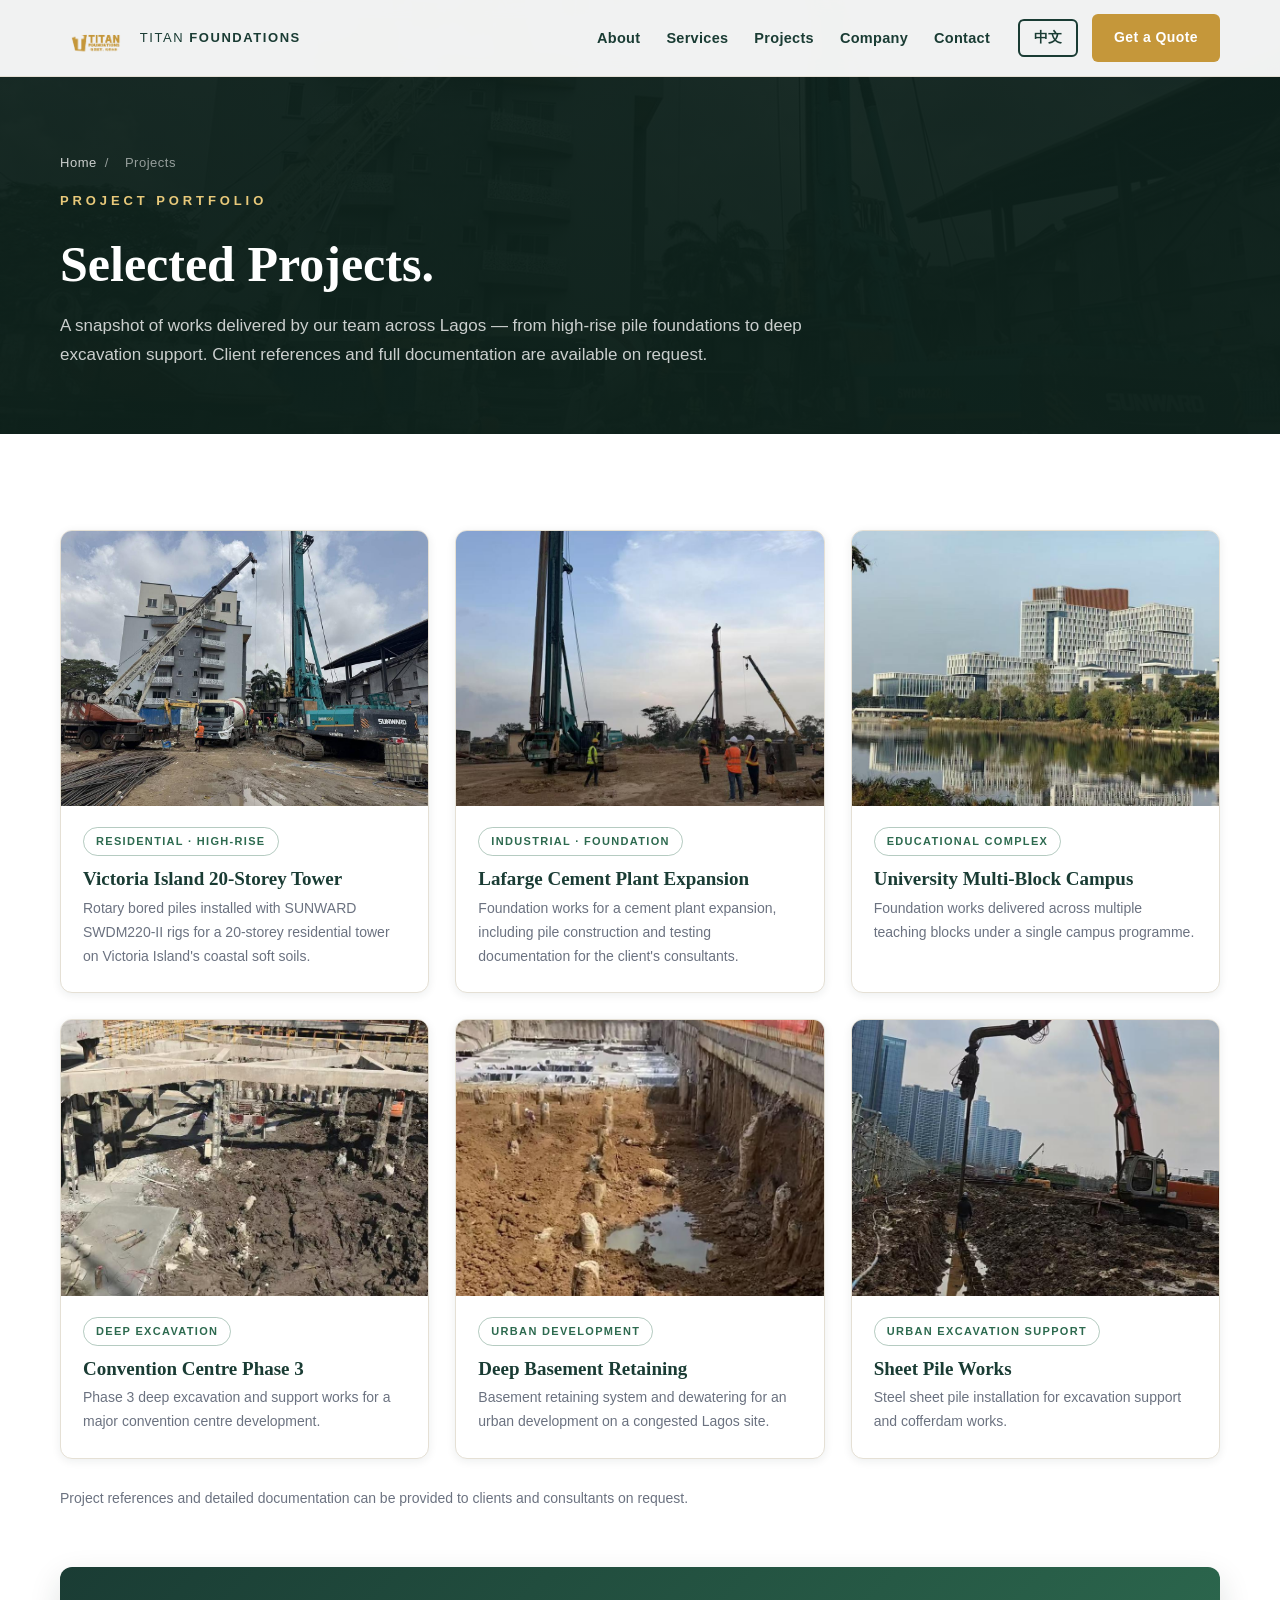
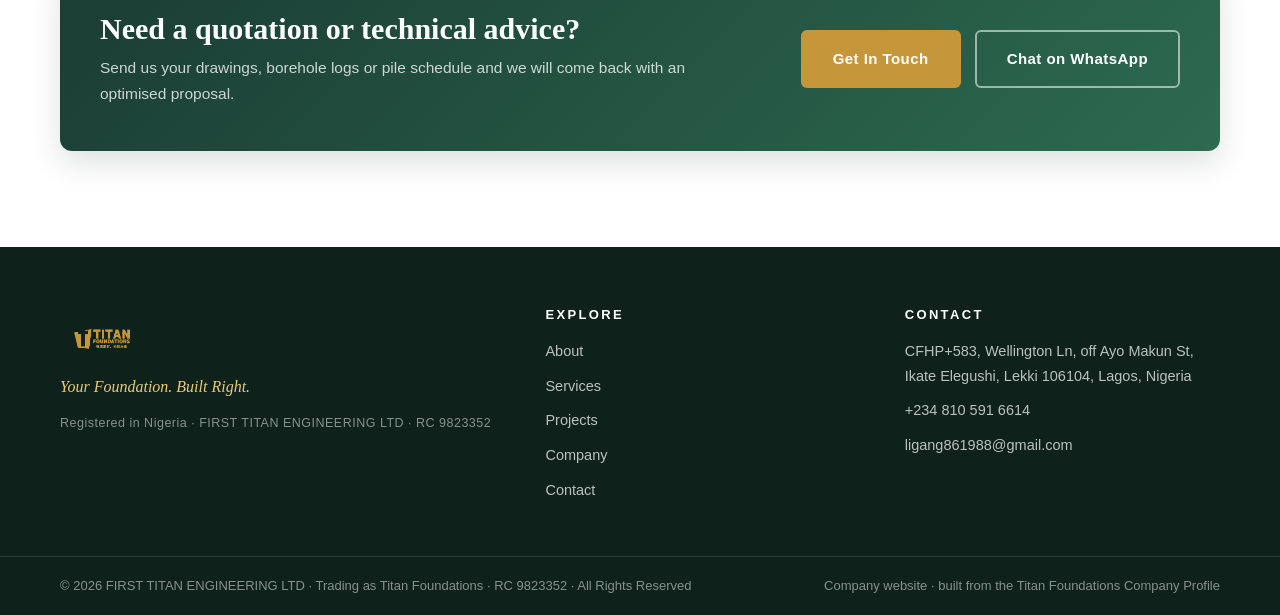
<file: projects.html>
<!DOCTYPE html>
<html lang="en" data-meta-key="projp">
<head>
<meta charset="UTF-8">
<meta name="viewport" content="width=device-width, initial-scale=1">
<title>Projects — Pile Foundations & Deep Excavation in Lagos | Titan Foundations</title>
<meta name="description" content="Selected pile foundation and deep excavation projects delivered in Lagos, Nigeria by Titan Foundations: Victoria Island high-rise rotary bored piles, Lafarge cement plant expansion, university campus, convention centre deep excavation and sheet pile works.">
<link rel="canonical" href="https://ligang861988-ctrl.github.io/titan-foundations-website/projects.html">
<meta property="og:type" content="website">
<meta property="og:site_name" content="Titan Foundations">
<meta property="og:title" content="Project Portfolio — Titan Foundations, Lagos">
<meta property="og:description" content="High-rise rotary bored piles, industrial foundations, deep excavation support and sheet pile works delivered across Lagos.">
<meta property="og:url" content="https://ligang861988-ctrl.github.io/titan-foundations-website/projects.html">
<meta property="og:image" content="https://ligang861988-ctrl.github.io/titan-foundations-website/assets/img/project-vi.jpg">
<meta property="og:locale" content="en_NG">
<meta property="og:locale:alternate" content="zh_CN">
<meta name="twitter:card" content="summary_large_image">
<script type="application/ld+json">
{
  "@context": "https://schema.org",
  "@graph": [
    {
      "@type": "CollectionPage",
      "name": "Project Portfolio — Titan Foundations",
      "url": "https://ligang861988-ctrl.github.io/titan-foundations-website/projects.html",
      "isPartOf": {
        "@type": "WebSite",
        "name": "Titan Foundations",
        "url": "https://ligang861988-ctrl.github.io/titan-foundations-website/"
      }
    },
    {
      "@type": "ItemList",
      "name": "Selected Projects",
      "itemListElement": [
        { "@type": "ListItem", "position": 1, "name": "Victoria Island 20-Storey Tower — rotary bored piles" },
        { "@type": "ListItem", "position": 2, "name": "Lafarge Cement Plant Expansion — foundation works" },
        { "@type": "ListItem", "position": 3, "name": "University Multi-Block Campus — foundation works" },
        { "@type": "ListItem", "position": 4, "name": "Convention Centre Phase 3 — deep excavation and support" },
        { "@type": "ListItem", "position": 5, "name": "Deep Basement Retaining — urban development" },
        { "@type": "ListItem", "position": 6, "name": "Sheet Pile Works — urban excavation support" }
      ]
    },
    {
      "@type": "BreadcrumbList",
      "itemListElement": [
        { "@type": "ListItem", "position": 1, "name": "Home", "item": "https://ligang861988-ctrl.github.io/titan-foundations-website/" },
        { "@type": "ListItem", "position": 2, "name": "Projects", "item": "https://ligang861988-ctrl.github.io/titan-foundations-website/projects.html" }
      ]
    }
  ]
}
</script>
<link rel="icon" href="data:image/svg+xml,%3Csvg xmlns='http://www.w3.org/2000/svg' viewBox='0 0 64 64'%3E%3Crect width='64' height='64' rx='12' fill='%231A3C34'/%3E%3Cpath d='M16 18h32v8h-12v20h-8V26H16z' fill='%23C5973A'/%3E%3C/svg%3E">
<link rel="stylesheet" href="assets/css/style.css">
<style>.page-hero::before{background-image:url("assets/img/project-vi.jpg");}</style>
<script>document.documentElement.classList.add("js");</script>
</head>
<body>

<a class="skip-link" href="#main" data-i18n="a11y.skip">Skip to content</a>

<header class="site-header" id="top">
  <div class="container header-inner">
    <a class="brand" href="index.html" aria-label="Titan Foundations — home">
      <img src="assets/img/logo.png" alt="Titan Foundations logo">
      <span class="brand-text">TITAN&nbsp;<b>FOUNDATIONS</b></span>
    </a>
    <nav class="main-nav" id="mainNav" aria-label="Main navigation">
      <a href="index.html#about" data-i18n="nav.about">About</a>
      <a href="services.html" data-i18n="nav.services">Services</a>
      <a href="projects.html" data-i18n="nav.projects">Projects</a>
      <a href="company.html" data-i18n="nav.company">Company</a>
      <a href="index.html#contact" data-i18n="nav.contact">Contact</a>
    </nav>
    <div class="header-actions">
      <button class="lang-toggle" id="langToggle" aria-label="Switch language">中文</button>
      <a class="btn btn-gold btn-sm header-cta" href="index.html#contact" data-i18n="nav.cta">Get a Quote</a>
      <button class="nav-toggle" id="navToggle" aria-expanded="false" aria-controls="mainNav" aria-label="Open menu">
        <span></span><span></span><span></span>
      </button>
    </div>
  </div>
</header>

<main id="main">

  <section class="page-hero">
    <div class="container">
      <p class="breadcrumb"><a href="index.html" data-i18n="nav.home">Home</a><span>/</span><span data-i18n="nav.projects">Projects</span></p>
      <p class="eyebrow" data-i18n="projp.eyebrow">Project Portfolio</p>
      <h1 data-i18n="projp.title">Selected Projects.</h1>
      <p class="page-lead" data-i18n="projp.lead">A snapshot of works delivered by our team across Lagos — from high-rise pile foundations to deep excavation support. Client references and full documentation are available on request.</p>
    </div>
  </section>

  <section class="section">
    <div class="container">
      <div class="proj-grid proj-grid--light">

        <article class="proj-card reveal">
          <div class="proj-img"><img src="assets/img/project-vi.jpg" alt="Victoria Island 20-storey tower pile foundation project" loading="lazy"></div>
          <div class="proj-body">
            <span class="proj-tag" data-i18n="projects.p1.tag">Residential · High-Rise</span>
            <h3 data-i18n="projects.p1.t">Victoria Island 20-Storey Tower</h3>
            <p data-i18n="projp.p1.d">Rotary bored piles installed with SUNWARD SWDM220-II rigs for a 20-storey residential tower on Victoria Island's coastal soft soils.</p>
          </div>
        </article>

        <article class="proj-card reveal">
          <div class="proj-img"><img src="assets/img/project-lafarge.jpg" alt="Lafarge cement plant expansion foundation works" loading="lazy"></div>
          <div class="proj-body">
            <span class="proj-tag" data-i18n="projects.p2.tag">Industrial · Foundation</span>
            <h3 data-i18n="projects.p2.t">Lafarge Cement Plant Expansion</h3>
            <p data-i18n="projp.p2.d">Foundation works for a cement plant expansion, including pile construction and testing documentation for the client's consultants.</p>
          </div>
        </article>

        <article class="proj-card reveal">
          <div class="proj-img"><img src="assets/img/project-university.jpg" alt="University multi-block campus foundation works" loading="lazy"></div>
          <div class="proj-body">
            <span class="proj-tag" data-i18n="projects.p3.tag">Educational Complex</span>
            <h3 data-i18n="projects.p3.t">University Multi-Block Campus</h3>
            <p data-i18n="projp.p3.d">Foundation works delivered across multiple teaching blocks under a single campus programme.</p>
          </div>
        </article>

        <article class="proj-card reveal">
          <div class="proj-img"><img src="assets/img/project-convention.jpg" alt="Convention centre phase 3 deep excavation works" loading="lazy"></div>
          <div class="proj-body">
            <span class="proj-tag" data-i18n="projects.p4.tag">Deep Excavation</span>
            <h3 data-i18n="projects.p4.t">Convention Centre Phase 3</h3>
            <p data-i18n="projp.p4.d">Phase 3 deep excavation and support works for a major convention centre development.</p>
          </div>
        </article>

        <article class="proj-card reveal">
          <div class="proj-img"><img src="assets/img/project-excavation.jpg" alt="Deep basement retaining wall project in Lagos" loading="lazy"></div>
          <div class="proj-body">
            <span class="proj-tag" data-i18n="projects.p5.tag">Urban Development</span>
            <h3 data-i18n="projects.p5.t">Deep Basement Retaining</h3>
            <p data-i18n="projp.p5.d">Basement retaining system and dewatering for an urban development on a congested Lagos site.</p>
          </div>
        </article>

        <article class="proj-card reveal">
          <div class="proj-img"><img src="assets/img/project-sheetpile.jpg" alt="Steel sheet pile works for excavation support" loading="lazy"></div>
          <div class="proj-body">
            <span class="proj-tag" data-i18n="projects.p6.tag">Urban Excavation Support</span>
            <h3 data-i18n="projects.p6.t">Sheet Pile Works</h3>
            <p data-i18n="projp.p6.d">Steel sheet pile installation for excavation support and cofferdam works.</p>
          </div>
        </article>

      </div>

      <p class="table-note reveal" style="margin-top:28px" data-i18n="projp.note">Project references and detailed documentation can be provided to clients and consultants on request.</p>

      <div class="cta-band reveal" style="margin-top:56px">
        <div>
          <h2 data-i18n="svcp.cta.t">Need a quotation or technical advice?</h2>
          <p data-i18n="svcp.cta.d">Send us your drawings, borehole logs or pile schedule and we will come back with an optimised proposal.</p>
        </div>
        <div class="cta-band-actions">
          <a class="btn btn-gold" href="index.html#contact" data-i18n="about.cta">Get In Touch</a>
          <a class="btn btn-outline" href="https://wa.me/2348105916614?text=Hello%20Titan%20Foundations%2C%20I%20would%20like%20to%20enquire%20about%20a%20project." target="_blank" rel="noopener" data-i18n="contact.cta.btn">Chat on WhatsApp</a>
        </div>
      </div>
    </div>
  </section>

</main>

<footer class="site-footer">
  <div class="container footer-grid">
    <div class="footer-brand">
      <img src="assets/img/logo.png" alt="Titan Foundations logo">
      <p data-i18n="footer.tag">Your Foundation. Built Right.</p>
      <p class="footer-legal" data-i18n="footer.legal">Registered in Nigeria &middot; FIRST TITAN ENGINEERING LTD &middot; RC 9823352</p>
    </div>
    <div class="footer-col">
      <h3 data-i18n="footer.nav">Explore</h3>
      <a href="index.html#about" data-i18n="nav.about">About</a>
      <a href="services.html" data-i18n="nav.services">Services</a>
      <a href="projects.html" data-i18n="nav.projects">Projects</a>
      <a href="company.html" data-i18n="nav.company">Company</a>
      <a href="index.html#contact" data-i18n="nav.contact">Contact</a>
    </div>
    <div class="footer-col">
      <h3 data-i18n="footer.contact">Contact</h3>
      <p>CFHP+583, Wellington Ln, off Ayo Makun St, Ikate Elegushi, Lekki 106104, Lagos, Nigeria</p>
      <p><a href="tel:+2348105916614">+234 810 591 6614</a></p>
      <p><a href="mailto:ligang861988@gmail.com">ligang861988@gmail.com</a></p>
    </div>
  </div>
  <div class="footer-bottom">
    <div class="container">
      <p>&copy; 2026 FIRST TITAN ENGINEERING LTD &middot; Trading as Titan Foundations &middot; RC 9823352 &middot; All Rights Reserved</p>
      <p data-i18n="footer.credit">Company website &middot; built from the Titan Foundations Company Profile</p>
    </div>
  </div>
</footer>

<script src="assets/js/main.js"></script>
</body>
</html>
</file>
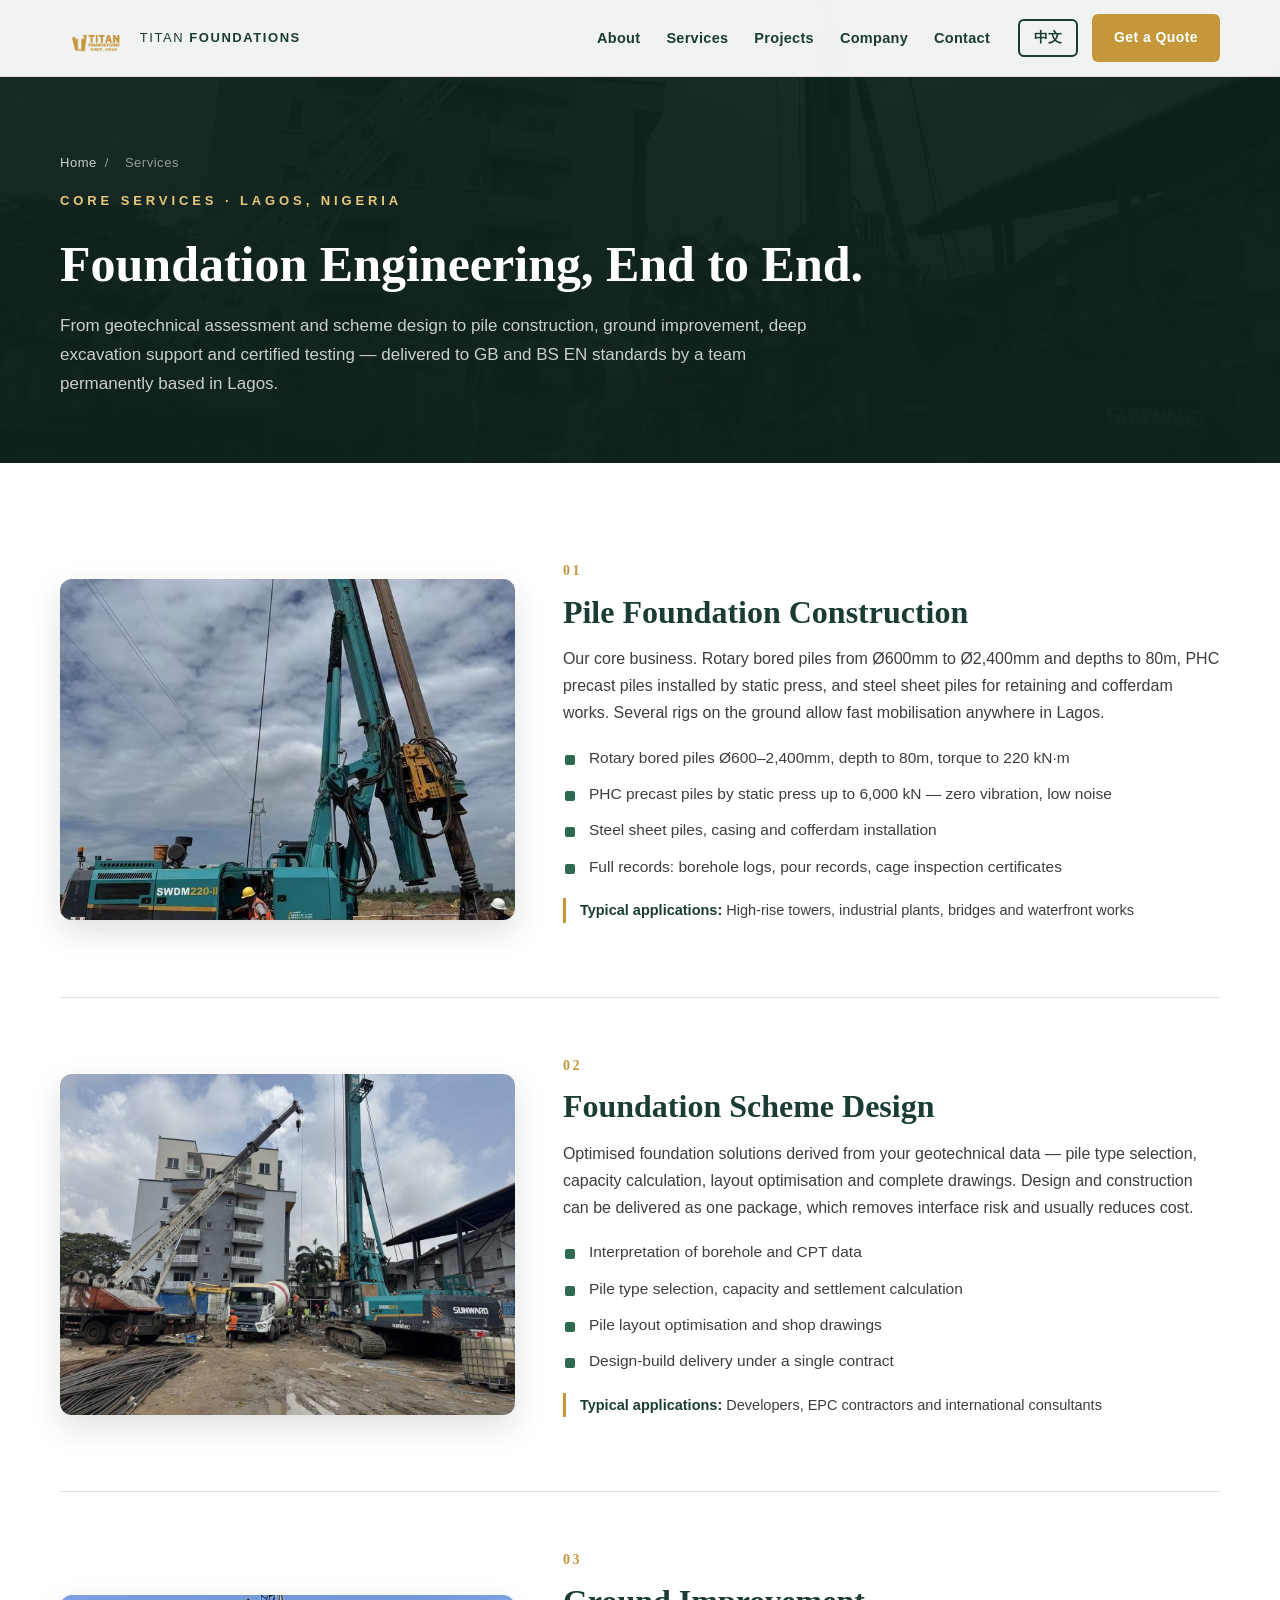
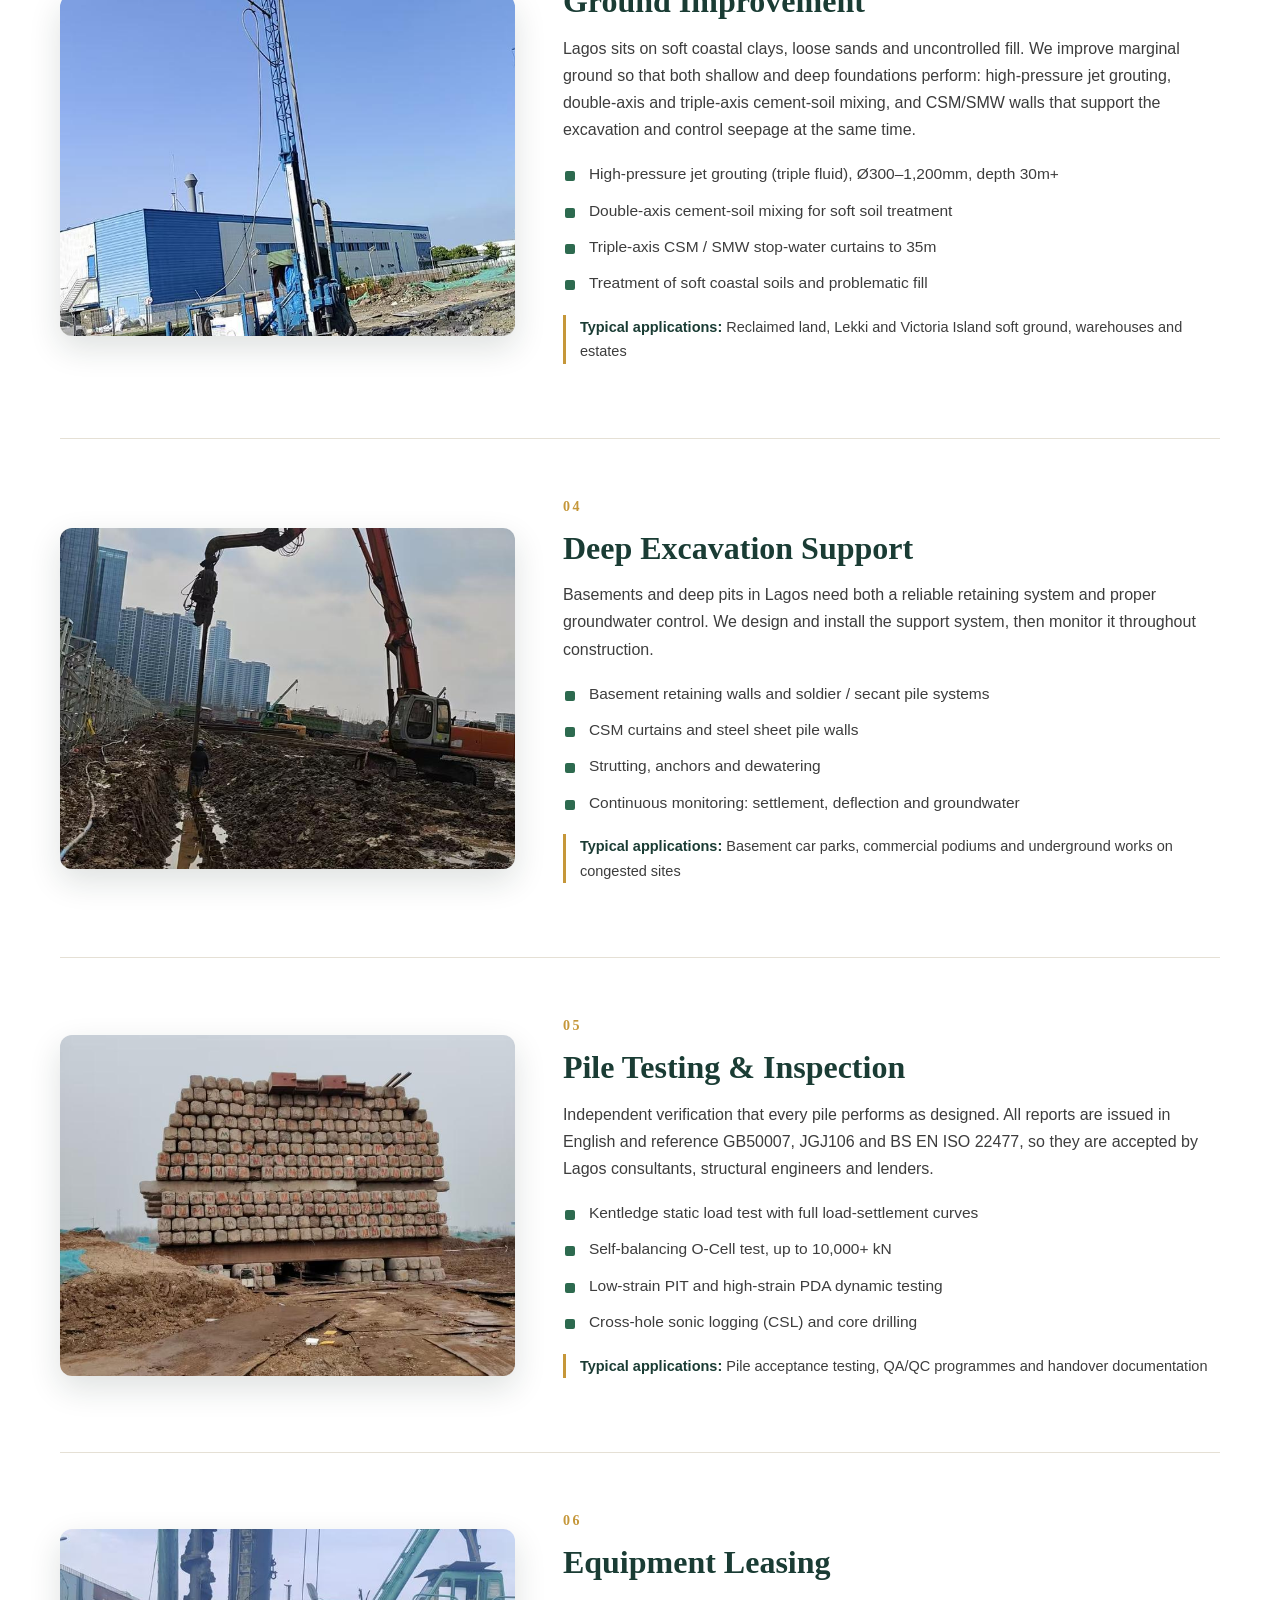
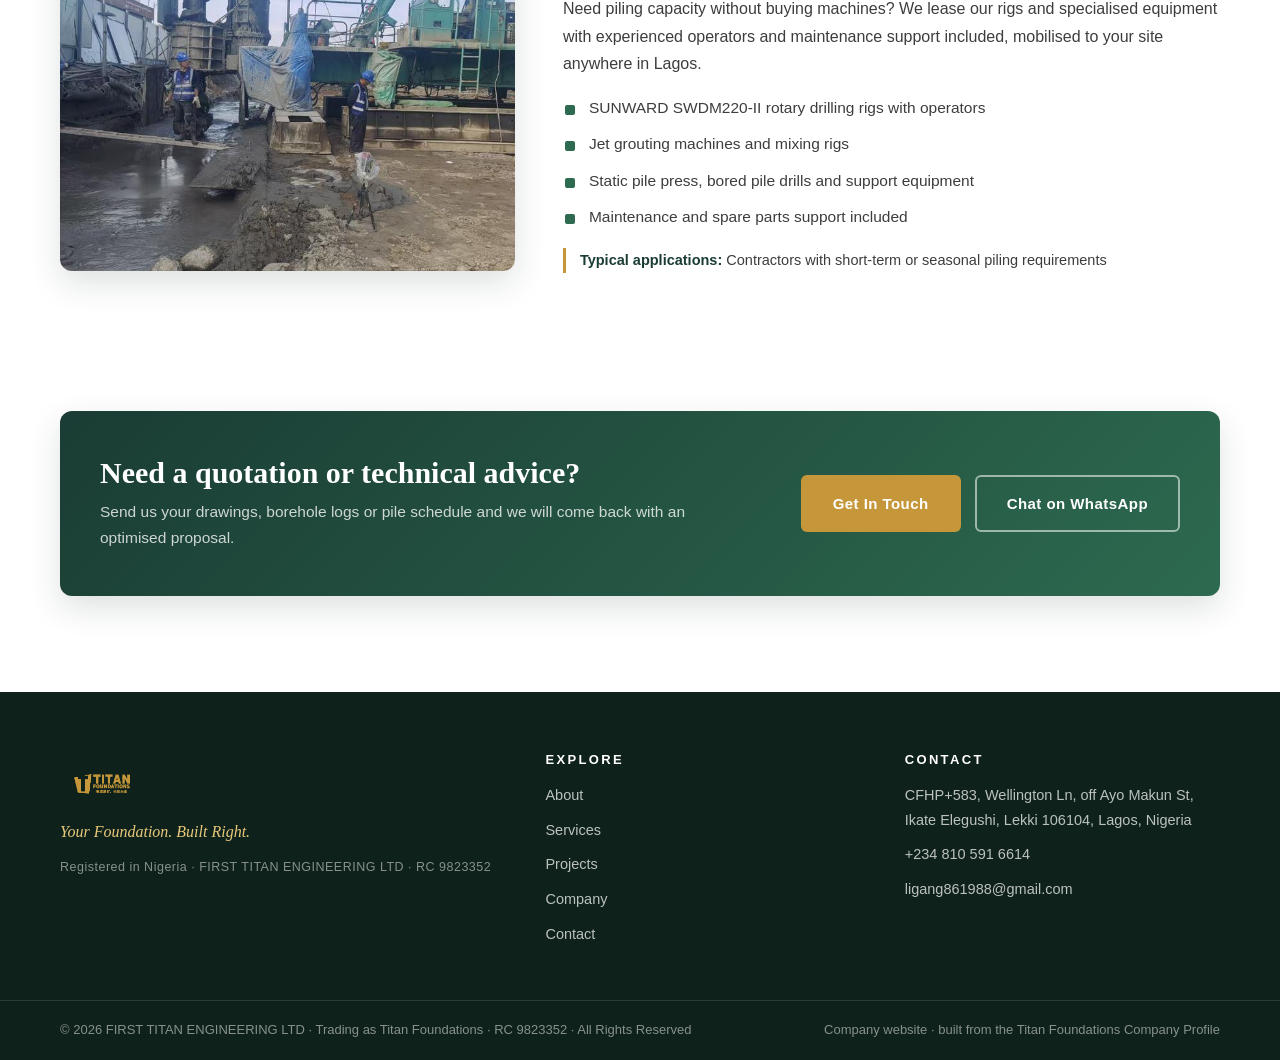
<file: services.html>
<!DOCTYPE html>
<html lang="en" data-meta-key="svcp">
<head>
<meta charset="UTF-8">
<meta name="viewport" content="width=device-width, initial-scale=1">
<title>Services — Pile Foundations, Ground Improvement & Pile Testing | Titan Foundations, Lagos</title>
<meta name="description" content="Titan Foundations services in Lagos, Nigeria: rotary bored piles to Ø2.4m / 80m, PHC and sheet piles, foundation scheme design, jet grouting and deep mixing, deep excavation support, pile testing (static load, O-Cell, PIT, PDA, CSL) and equipment leasing.">
<link rel="canonical" href="https://ligang861988-ctrl.github.io/titan-foundations-website/services.html">
<meta property="og:type" content="website">
<meta property="og:site_name" content="Titan Foundations">
<meta property="og:title" content="Services — Titan Foundations, Lagos">
<meta property="og:description" content="Full foundation engineering cycle: pile construction, scheme design, ground improvement, deep excavation support, certified pile testing and equipment leasing.">
<meta property="og:url" content="https://ligang861988-ctrl.github.io/titan-foundations-website/services.html">
<meta property="og:image" content="https://ligang861988-ctrl.github.io/titan-foundations-website/assets/img/hero.jpg">
<meta property="og:locale" content="en_NG">
<meta property="og:locale:alternate" content="zh_CN">
<meta name="twitter:card" content="summary_large_image">
<script type="application/ld+json">
{
  "@context": "https://schema.org",
  "@graph": [
    {
      "@type": "WebPage",
      "name": "Services — Titan Foundations",
      "url": "https://ligang861988-ctrl.github.io/titan-foundations-website/services.html",
      "isPartOf": {
        "@type": "WebSite",
        "name": "Titan Foundations",
        "url": "https://ligang861988-ctrl.github.io/titan-foundations-website/"
      },
      "about": {
        "@type": "GeneralContractor",
        "name": "FIRST TITAN ENGINEERING LTD",
        "alternateName": "Titan Foundations",
        "telephone": "+2348105916614",
        "email": "ligang861988@gmail.com",
        "address": {
          "@type": "PostalAddress",
          "streetAddress": "CFHP+583, Wellington Lane, off Ayo Makun Street, Ikate Elegushi",
          "addressLocality": "Lekki, Lagos",
          "postalCode": "106104",
          "addressCountry": "NG"
        }
      }
    },
    {
      "@type": "BreadcrumbList",
      "itemListElement": [
        {
          "@type": "ListItem",
          "position": 1,
          "name": "Home",
          "item": "https://ligang861988-ctrl.github.io/titan-foundations-website/"
        },
        {
          "@type": "ListItem",
          "position": 2,
          "name": "Services",
          "item": "https://ligang861988-ctrl.github.io/titan-foundations-website/services.html"
        }
      ]
    }
  ]
}
</script>
<link rel="icon" href="data:image/svg+xml,%3Csvg xmlns='http://www.w3.org/2000/svg' viewBox='0 0 64 64'%3E%3Crect width='64' height='64' rx='12' fill='%231A3C34'/%3E%3Cpath d='M16 18h32v8h-12v20h-8V26H16z' fill='%23C5973A'/%3E%3C/svg%3E">
<link rel="stylesheet" href="assets/css/style.css">
<style>.page-hero::before{background-image:url("assets/img/about.jpg");}</style>
<script>document.documentElement.classList.add("js");</script>
</head>
<body>

<a class="skip-link" href="#main" data-i18n="a11y.skip">Skip to content</a>

<header class="site-header" id="top">
  <div class="container header-inner">
    <a class="brand" href="index.html" aria-label="Titan Foundations — home">
      <img src="assets/img/logo.png" alt="Titan Foundations logo">
      <span class="brand-text">TITAN&nbsp;<b>FOUNDATIONS</b></span>
    </a>
    <nav class="main-nav" id="mainNav" aria-label="Main navigation">
      <a href="index.html#about" data-i18n="nav.about">About</a>
      <a href="services.html" data-i18n="nav.services">Services</a>
      <a href="projects.html" data-i18n="nav.projects">Projects</a>
      <a href="company.html" data-i18n="nav.company">Company</a>
      <a href="index.html#contact" data-i18n="nav.contact">Contact</a>
    </nav>
    <div class="header-actions">
      <button class="lang-toggle" id="langToggle" aria-label="Switch language">中文</button>
      <a class="btn btn-gold btn-sm header-cta" href="index.html#contact" data-i18n="nav.cta">Get a Quote</a>
      <button class="nav-toggle" id="navToggle" aria-expanded="false" aria-controls="mainNav" aria-label="Open menu">
        <span></span><span></span><span></span>
      </button>
    </div>
  </div>
</header>

<main id="main">

  <section class="page-hero">
    <div class="container">
      <p class="breadcrumb"><a href="index.html" data-i18n="nav.home">Home</a><span>/</span><span data-i18n="nav.services">Services</span></p>
      <p class="eyebrow" data-i18n="svcp.eyebrow">Core Services · Lagos, Nigeria</p>
      <h1 data-i18n="svcp.title">Foundation Engineering, End to End.</h1>
      <p class="page-lead" data-i18n="svcp.lead">From geotechnical assessment and scheme design to pile construction, ground improvement, deep excavation support and certified testing — delivered to GB and BS EN standards by a team permanently based in Lagos.</p>
    </div>
  </section>

  <section class="section">
    <div class="container">

      <div class="detail-row reveal">
        <div class="detail-media">
          <img src="assets/img/fleet-rotary.jpg" alt="Rotary drilling rig installing bored piles on a Lagos site" loading="lazy">
        </div>
        <div class="detail-copy">
          <span class="detail-num">01</span>
          <h2 data-i18n="svcp.s1.t">Pile Foundation Construction</h2>
          <p data-i18n="svcp.s1.d">Our core business. Rotary bored piles from Ø600mm to Ø2,400mm and depths to 80m, PHC precast piles installed by static press, and steel sheet piles for retaining and cofferdam works. Several rigs on the ground allow fast mobilisation anywhere in Lagos.</p>
          <ul class="scope-list">
            <li data-i18n="svcp.s1.l1">Rotary bored piles Ø600–2,400mm, depth to 80m, torque to 220 kN·m</li>
            <li data-i18n="svcp.s1.l2">PHC precast piles by static press up to 6,000 kN — zero vibration, low noise</li>
            <li data-i18n="svcp.s1.l3">Steel sheet piles, casing and cofferdam installation</li>
            <li data-i18n="svcp.s1.l4">Full records: borehole logs, pour records, cage inspection certificates</li>
          </ul>
          <p class="detail-use"><strong data-i18n="svcp.useLabel">Typical applications:</strong> <span data-i18n="svcp.s1.use">High-rise towers, industrial plants, bridges and waterfront works</span></p>
        </div>
      </div>

      <div class="detail-row reveal">
        <div class="detail-media">
          <img src="assets/img/about.jpg" alt="Foundation engineering equipment on site" loading="lazy">
        </div>
        <div class="detail-copy">
          <span class="detail-num">02</span>
          <h2 data-i18n="svcp.s2.t">Foundation Scheme Design</h2>
          <p data-i18n="svcp.s2.d">Optimised foundation solutions derived from your geotechnical data — pile type selection, capacity calculation, layout optimisation and complete drawings. Design and construction can be delivered as one package, which removes interface risk and usually reduces cost.</p>
          <ul class="scope-list">
            <li data-i18n="svcp.s2.l1">Interpretation of borehole and CPT data</li>
            <li data-i18n="svcp.s2.l2">Pile type selection, capacity and settlement calculation</li>
            <li data-i18n="svcp.s2.l3">Pile layout optimisation and shop drawings</li>
            <li data-i18n="svcp.s2.l4">Design-build delivery under a single contract</li>
          </ul>
          <p class="detail-use"><strong data-i18n="svcp.useLabel">Typical applications:</strong> <span data-i18n="svcp.s2.use">Developers, EPC contractors and international consultants</span></p>
        </div>
      </div>

      <div class="detail-row reveal">
        <div class="detail-media">
          <img src="assets/img/fleet-jet.jpg" alt="Jet grouting machine for ground improvement" loading="lazy">
        </div>
        <div class="detail-copy">
          <span class="detail-num">03</span>
          <h2 data-i18n="svcp.s3.t">Ground Improvement</h2>
          <p data-i18n="svcp.s3.d">Lagos sits on soft coastal clays, loose sands and uncontrolled fill. We improve marginal ground so that both shallow and deep foundations perform: high-pressure jet grouting, double-axis and triple-axis cement-soil mixing, and CSM/SMW walls that support the excavation and control seepage at the same time.</p>
          <ul class="scope-list">
            <li data-i18n="svcp.s3.l1">High-pressure jet grouting (triple fluid), Ø300–1,200mm, depth 30m+</li>
            <li data-i18n="svcp.s3.l2">Double-axis cement-soil mixing for soft soil treatment</li>
            <li data-i18n="svcp.s3.l3">Triple-axis CSM / SMW stop-water curtains to 35m</li>
            <li data-i18n="svcp.s3.l4">Treatment of soft coastal soils and problematic fill</li>
          </ul>
          <p class="detail-use"><strong data-i18n="svcp.useLabel">Typical applications:</strong> <span data-i18n="svcp.s3.use">Reclaimed land, Lekki and Victoria Island soft ground, warehouses and estates</span></p>
        </div>
      </div>

      <div class="detail-row reveal">
        <div class="detail-media">
          <img src="assets/img/project-sheetpile.jpg" alt="Sheet pile wall supporting a deep excavation" loading="lazy">
        </div>
        <div class="detail-copy">
          <span class="detail-num">04</span>
          <h2 data-i18n="svcp.s4.t">Deep Excavation Support</h2>
          <p data-i18n="svcp.s4.d">Basements and deep pits in Lagos need both a reliable retaining system and proper groundwater control. We design and install the support system, then monitor it throughout construction.</p>
          <ul class="scope-list">
            <li data-i18n="svcp.s4.l1">Basement retaining walls and soldier / secant pile systems</li>
            <li data-i18n="svcp.s4.l2">CSM curtains and steel sheet pile walls</li>
            <li data-i18n="svcp.s4.l3">Strutting, anchors and dewatering</li>
            <li data-i18n="svcp.s4.l4">Continuous monitoring: settlement, deflection and groundwater</li>
          </ul>
          <p class="detail-use"><strong data-i18n="svcp.useLabel">Typical applications:</strong> <span data-i18n="svcp.s4.use">Basement car parks, commercial podiums and underground works on congested sites</span></p>
        </div>
      </div>

      <div class="detail-row reveal">
        <div class="detail-media">
          <img src="assets/img/qa-kentledge.jpg" alt="Kentledge static load test on a pile" loading="lazy">
        </div>
        <div class="detail-copy">
          <span class="detail-num">05</span>
          <h2 data-i18n="svcp.s5.t">Pile Testing &amp; Inspection</h2>
          <p data-i18n="svcp.s5.d">Independent verification that every pile performs as designed. All reports are issued in English and reference GB50007, JGJ106 and BS EN ISO 22477, so they are accepted by Lagos consultants, structural engineers and lenders.</p>
          <ul class="scope-list">
            <li data-i18n="svcp.s5.l1">Kentledge static load test with full load-settlement curves</li>
            <li data-i18n="svcp.s5.l2">Self-balancing O-Cell test, up to 10,000+ kN</li>
            <li data-i18n="svcp.s5.l3">Low-strain PIT and high-strain PDA dynamic testing</li>
            <li data-i18n="svcp.s5.l4">Cross-hole sonic logging (CSL) and core drilling</li>
          </ul>
          <p class="detail-use"><strong data-i18n="svcp.useLabel">Typical applications:</strong> <span data-i18n="svcp.s5.use">Pile acceptance testing, QA/QC programmes and handover documentation</span></p>
        </div>
      </div>

      <div class="detail-row reveal">
        <div class="detail-media">
          <img src="assets/img/fleet-triple.jpg" alt="Triple-axis mixing rig available for lease" loading="lazy">
        </div>
        <div class="detail-copy">
          <span class="detail-num">06</span>
          <h2 data-i18n="svcp.s6.t">Equipment Leasing</h2>
          <p data-i18n="svcp.s6.d">Need piling capacity without buying machines? We lease our rigs and specialised equipment with experienced operators and maintenance support included, mobilised to your site anywhere in Lagos.</p>
          <ul class="scope-list">
            <li data-i18n="svcp.s6.l1">SUNWARD SWDM220-II rotary drilling rigs with operators</li>
            <li data-i18n="svcp.s6.l2">Jet grouting machines and mixing rigs</li>
            <li data-i18n="svcp.s6.l3">Static pile press, bored pile drills and support equipment</li>
            <li data-i18n="svcp.s6.l4">Maintenance and spare parts support included</li>
          </ul>
          <p class="detail-use"><strong data-i18n="svcp.useLabel">Typical applications:</strong> <span data-i18n="svcp.s6.use">Contractors with short-term or seasonal piling requirements</span></p>
        </div>
      </div>

      <div class="cta-band reveal" style="margin-top:64px">
        <div>
          <h2 data-i18n="svcp.cta.t">Need a quotation or technical advice?</h2>
          <p data-i18n="svcp.cta.d">Send us your drawings, borehole logs or pile schedule and we will come back with an optimised proposal.</p>
        </div>
        <div class="cta-band-actions">
          <a class="btn btn-gold" href="index.html#contact" data-i18n="about.cta">Get In Touch</a>
          <a class="btn btn-outline" href="https://wa.me/2348105916614?text=Hello%20Titan%20Foundations%2C%20I%20would%20like%20to%20enquire%20about%20a%20project." target="_blank" rel="noopener" data-i18n="contact.cta.btn">Chat on WhatsApp</a>
        </div>
      </div>

    </div>
  </section>

</main>

<footer class="site-footer">
  <div class="container footer-grid">
    <div class="footer-brand">
      <img src="assets/img/logo.png" alt="Titan Foundations logo">
      <p data-i18n="footer.tag">Your Foundation. Built Right.</p>
      <p class="footer-legal" data-i18n="footer.legal">Registered in Nigeria &middot; FIRST TITAN ENGINEERING LTD &middot; RC 9823352</p>
    </div>
    <div class="footer-col">
      <h3 data-i18n="footer.nav">Explore</h3>
      <a href="index.html#about" data-i18n="nav.about">About</a>
      <a href="services.html" data-i18n="nav.services">Services</a>
      <a href="projects.html" data-i18n="nav.projects">Projects</a>
      <a href="company.html" data-i18n="nav.company">Company</a>
      <a href="index.html#contact" data-i18n="nav.contact">Contact</a>
    </div>
    <div class="footer-col">
      <h3 data-i18n="footer.contact">Contact</h3>
      <p>CFHP+583, Wellington Ln, off Ayo Makun St, Ikate Elegushi, Lekki 106104, Lagos, Nigeria</p>
      <p><a href="tel:+2348105916614">+234 810 591 6614</a></p>
      <p><a href="mailto:ligang861988@gmail.com">ligang861988@gmail.com</a></p>
    </div>
  </div>
  <div class="footer-bottom">
    <div class="container">
      <p>&copy; 2026 FIRST TITAN ENGINEERING LTD &middot; Trading as Titan Foundations &middot; RC 9823352 &middot; All Rights Reserved</p>
      <p data-i18n="footer.credit">Company website &middot; built from the Titan Foundations Company Profile</p>
    </div>
  </div>
</footer>

<script src="assets/js/main.js"></script>
</body>
</html>
</file>
<file: assets/css/style.css>
/* ==========================================================================
   Titan Foundations — Company Website
   Palette carried over from the Company Profile 2025:
   deep green / gold / cream, Georgia + Arial
   ========================================================================== */

:root {
  --green: #1A3C34;
  --green-2: #2D6A4F;
  --green-deep: #122A22;
  --green-dark: #0E211B;
  --gold: #C5973A;
  --gold-light: #E8C97A;
  --cream: #FAF8F3;
  --warm: #F0EAD6;
  --ink: #1A1A1A;
  --gray: #6B7280;
  --border: #E5E0D5;
  --white: #FFFFFF;
  --shadow-sm: 0 2px 10px rgba(18, 42, 34, .08);
  --shadow-md: 0 12px 32px rgba(18, 42, 34, .14);
  --radius: 12px;
  --serif: Georgia, "Times New Roman", "Songti SC", "SimSun", serif;
  --sans: Arial, "Helvetica Neue", "PingFang SC", "Microsoft YaHei", "Noto Sans SC", sans-serif;
}

* { margin: 0; padding: 0; box-sizing: border-box; }

html {
  scroll-behavior: smooth;
  scroll-padding-top: 84px;
}

body {
  font-family: var(--sans);
  font-size: 16px;
  line-height: 1.7;
  color: var(--ink);
  background: var(--white);
  -webkit-font-smoothing: antialiased;
}

img { max-width: 100%; display: block; }
a { color: inherit; text-decoration: none; }
ul { list-style: none; }

::selection { background: var(--gold); color: var(--white); }

:focus-visible {
  outline: 3px solid var(--gold);
  outline-offset: 2px;
  border-radius: 2px;
}

.skip-link {
  position: absolute;
  left: -999px;
  top: 8px;
  z-index: 200;
  background: var(--green);
  color: #fff;
  padding: 10px 18px;
  border-radius: 6px;
}
.skip-link:focus { left: 8px; }

.container {
  width: min(1160px, 100% - 48px);
  margin-inline: auto;
}

.section { padding: 96px 0; }

/* ---------- section headings ---------- */
.slabel {
  font-size: 13px;
  font-weight: 700;
  letter-spacing: .28em;
  text-transform: uppercase;
  color: var(--gold);
  margin-bottom: 14px;
}
.slabel-light { color: var(--gold-light); }

h1, h2, h3 { font-family: var(--serif); line-height: 1.2; }

.section-head { max-width: 720px; margin-bottom: 52px; }
.section-head h2 { font-size: clamp(30px, 4vw, 42px); color: var(--green); margin-bottom: 14px; }
.section-head .section-sub { color: var(--gray); font-size: 17px; }
.section-head.centered { margin-inline: auto; text-align: center; }

.section-sub-light { color: rgba(255, 255, 255, .72) !important; }

.reveal { transition: opacity .7s ease, transform .7s ease; }
html.js .reveal { opacity: 0; transform: translateY(22px); }
html.js .reveal.visible { opacity: 1; transform: none; }

@media (prefers-reduced-motion: reduce) {
  html { scroll-behavior: auto; }
  html.js .reveal { opacity: 1; transform: none; transition: none; }
}

/* ---------- buttons ---------- */
.btn {
  display: inline-block;
  font-family: var(--sans);
  font-size: 15px;
  font-weight: 700;
  letter-spacing: .03em;
  padding: 14px 30px;
  border-radius: 6px;
  border: 2px solid transparent;
  cursor: pointer;
  transition: background .25s ease, color .25s ease, border-color .25s ease, transform .25s ease;
}
.btn:hover { transform: translateY(-2px); }
.btn-sm { padding: 10px 20px; font-size: 14px; }
.btn-lg { padding: 16px 38px; font-size: 16px; }

.btn-gold {
  background: var(--gold);
  color: var(--white);
}
.btn-gold:hover { background: var(--gold-light); color: var(--green-dark); }

.btn-green {
  background: var(--green);
  color: var(--white);
}
.btn-green:hover { background: var(--green-2); }

.btn-outline {
  border-color: rgba(255, 255, 255, .55);
  color: var(--white);
}
.btn-outline:hover { border-color: var(--white); background: rgba(255, 255, 255, .12); }

.btn-outline-dark {
  border-color: var(--green);
  color: var(--green);
}
.btn-outline-dark:hover { background: var(--green); color: var(--white); }

/* ==========================================================================
   Header
   ========================================================================== */
.site-header {
  position: fixed;
  inset: 0 0 auto 0;
  z-index: 100;
  background: rgba(255, 255, 255, .94);
  backdrop-filter: blur(10px);
  border-bottom: 1px solid var(--border);
  transition: box-shadow .3s ease;
}
.site-header.scrolled { box-shadow: var(--shadow-sm); }

.header-inner {
  display: flex;
  align-items: center;
  gap: 28px;
  height: 76px;
}

.brand {
  display: flex;
  align-items: center;
  gap: 12px;
  margin-right: auto;
}
.brand img { height: 44px; width: auto; }
.brand-text {
  font-family: Arial, sans-serif;
  font-size: 13px;
  font-weight: 400;
  letter-spacing: .12em;
  color: var(--green);
  line-height: 1.1;
}
.brand-text b { font-weight: 900; }

.main-nav { display: flex; gap: 26px; }
.main-nav a {
  font-size: 14.5px;
  font-weight: 600;
  color: var(--green);
  letter-spacing: .02em;
  position: relative;
  padding: 6px 0;
}
.main-nav a::after {
  content: "";
  position: absolute;
  left: 0;
  bottom: 0;
  width: 0;
  height: 2px;
  background: var(--gold);
  transition: width .25s ease;
}
.main-nav a:hover::after { width: 100%; }

.header-actions { display: flex; align-items: center; gap: 14px; }

.lang-toggle {
  font-family: var(--sans);
  font-size: 14px;
  font-weight: 700;
  color: var(--green);
  background: none;
  border: 2px solid var(--green);
  border-radius: 6px;
  padding: 8px 14px;
  cursor: pointer;
  transition: background .25s ease, color .25s ease;
}
.lang-toggle:hover { background: var(--green); color: var(--white); }

.nav-toggle { display: none; background: none; border: 0; cursor: pointer; padding: 6px; }
.nav-toggle span {
  display: block;
  width: 26px;
  height: 2.5px;
  background: var(--green);
  margin: 5px 0;
  transition: transform .3s ease, opacity .3s ease;
}
.nav-toggle.open span:nth-child(1) { transform: translateY(7.5px) rotate(45deg); }
.nav-toggle.open span:nth-child(2) { opacity: 0; }
.nav-toggle.open span:nth-child(3) { transform: translateY(-7.5px) rotate(-45deg); }

/* ==========================================================================
   Hero
   ========================================================================== */
.hero {
  position: relative;
  min-height: 100svh;
  display: flex;
  flex-direction: column;
  justify-content: center;
  background: var(--green-dark);
  overflow: hidden;
}

.hero-bg {
  position: absolute;
  inset: 0;
  width: 100%;
  height: 100%;
  object-fit: cover;
  object-position: center 35%;
}
.hero-overlay {
  position: absolute;
  inset: 0;
  background:
    linear-gradient(180deg, rgba(18, 42, 34, .55) 0%, rgba(18, 42, 34, .72) 55%, rgba(14, 33, 27, .94) 100%);
}

.hero-content {
  position: relative;
  z-index: 2;
  padding: 120px 0 60px;
}

.eyebrow {
  font-size: 13px;
  font-weight: 700;
  letter-spacing: .3em;
  text-transform: uppercase;
  color: var(--gold-light);
  margin-bottom: 22px;
}

.hero-content h1 {
  font-size: clamp(42px, 6.5vw, 76px);
  color: var(--white);
  margin-bottom: 22px;
  max-width: 900px;
}
.hero-content h1 span { color: var(--gold-light); }

.hero-sub {
  font-size: clamp(16px, 2vw, 19px);
  color: rgba(255, 255, 255, .8);
  max-width: 640px;
  margin-bottom: 34px;
}

.hero-actions { display: flex; flex-wrap: wrap; gap: 14px; }

.hero-stats {
  position: relative;
  z-index: 2;
  border-top: 1px solid rgba(255, 255, 255, .18);
  background: rgba(14, 33, 27, .72);
  backdrop-filter: blur(8px);
}
.stats-grid {
  display: grid;
  grid-template-columns: repeat(4, 1fr);
  padding: 26px 0;
}
.stat { text-align: center; border-right: 1px solid rgba(255, 255, 255, .14); }
.stat:last-child { border-right: 0; }
.stat-val {
  font-family: var(--serif);
  font-size: clamp(26px, 3.4vw, 38px);
  font-weight: 700;
  color: var(--gold-light);
  line-height: 1.1;
  margin-bottom: 6px;
}
.stat-label {
  font-size: 12.5px;
  letter-spacing: .14em;
  text-transform: uppercase;
  color: rgba(255, 255, 255, .62);
}

/* ==========================================================================
   About
   ========================================================================== */
.about { background: var(--white); }
.about-grid {
  display: grid;
  grid-template-columns: 1fr 1.1fr;
  gap: 64px;
  align-items: center;
}

.about-media { position: relative; }
.about-media img {
  width: 100%;
  aspect-ratio: 4 / 3;
  object-fit: cover;
  border-radius: var(--radius);
  box-shadow: var(--shadow-md);
}
.about-badge {
  position: absolute;
  right: -18px;
  bottom: -22px;
  background: var(--green);
  color: var(--white);
  border-radius: var(--radius);
  padding: 20px 26px;
  display: flex;
  align-items: center;
  gap: 14px;
  box-shadow: var(--shadow-md);
  max-width: 260px;
}
.badge-num {
  font-family: var(--serif);
  font-size: 40px;
  font-weight: 700;
  color: var(--gold-light);
  line-height: 1;
}
.about-badge span:last-child { font-size: 14px; line-height: 1.4; }

.about-copy h2 { font-size: clamp(28px, 3.6vw, 38px); color: var(--green); margin-bottom: 18px; }
.about-copy p { color: #3D3D3D; margin-bottom: 16px; }

.about-points { margin: 24px 0 30px; }
.about-points li {
  position: relative;
  padding-left: 30px;
  margin-bottom: 12px;
  color: #3D3D3D;
}
.about-points li::before {
  content: "";
  position: absolute;
  left: 2px;
  top: 9px;
  width: 12px;
  height: 12px;
  background: var(--gold);
  clip-path: polygon(50% 0, 100% 50%, 50% 100%, 0 50%);
}

/* ==========================================================================
   Services
   ========================================================================== */
.services { background: var(--cream); }
.svc-grid {
  display: grid;
  grid-template-columns: repeat(3, 1fr);
  gap: 26px;
}
.svc-card {
  background: var(--white);
  border-top: 3px solid var(--green);
  border-radius: var(--radius);
  padding: 30px 28px 26px;
  box-shadow: var(--shadow-sm);
  transition: transform .3s ease, box-shadow .3s ease;
}
.svc-card:hover { transform: translateY(-6px); box-shadow: var(--shadow-md); }

.svc-top {
  display: flex;
  justify-content: space-between;
  align-items: flex-start;
  margin-bottom: 18px;
}
.svc-num {
  font-family: var(--serif);
  font-size: 15px;
  font-weight: 700;
  letter-spacing: .18em;
  color: var(--gold);
}
.svc-icon {
  width: 34px;
  height: 34px;
  color: var(--green);
}
.svc-card h3 {
  font-size: 20px;
  color: var(--green);
  margin-bottom: 10px;
}
.svc-card > p:not(.svc-tags) { font-size: 15px; color: #444; }
.svc-tags {
  margin-top: 16px;
  font-size: 12.5px;
  font-weight: 700;
  letter-spacing: .06em;
  color: var(--green-2);
}

/* ==========================================================================
   Fleet
   ========================================================================== */
.fleet { background: var(--white); }

.fleet-stats {
  display: grid;
  grid-template-columns: repeat(4, 1fr);
  gap: 20px;
  margin-bottom: 48px;
  padding: 26px;
  background: var(--green);
  border-radius: var(--radius);
}
.fleet-stat { text-align: center; border-right: 1px solid rgba(255, 255, 255, .18); }
.fleet-stat:last-child { border-right: 0; }
.fleet-stat-val {
  font-family: var(--serif);
  font-size: clamp(28px, 3.5vw, 40px);
  font-weight: 700;
  color: var(--gold-light);
  line-height: 1.1;
  margin-bottom: 4px;
}
.fleet-stat-label {
  font-size: 12.5px;
  letter-spacing: .12em;
  text-transform: uppercase;
  color: rgba(255, 255, 255, .7);
}

.fleet-grid {
  display: grid;
  grid-template-columns: repeat(3, 1fr);
  gap: 26px;
}
.fleet-card {
  background: var(--cream);
  border-radius: var(--radius);
  overflow: hidden;
  box-shadow: var(--shadow-sm);
  transition: transform .3s ease, box-shadow .3s ease;
}
.fleet-card:hover { transform: translateY(-5px); box-shadow: var(--shadow-md); }
.fleet-card img {
  width: 100%;
  aspect-ratio: 4 / 4.6;
  object-fit: cover;
}
.fleet-card figcaption { padding: 18px 20px 20px; }
.fleet-card h3 { font-size: 18px; color: var(--green); margin-bottom: 6px; }
.fleet-card p { font-size: 13.5px; color: var(--gray); line-height: 1.6; }

/* ==========================================================================
   Projects
   ========================================================================== */
.projects {
  background:
    radial-gradient(ellipse at top right, rgba(45, 106, 79, .5), transparent 55%),
    var(--green);
}
.projects .section-head h2 { color: var(--white); }

.proj-grid {
  display: grid;
  grid-template-columns: repeat(3, 1fr);
  gap: 26px;
}
.proj-card {
  background: rgba(255, 255, 255, .05);
  border: 1px solid rgba(255, 255, 255, .14);
  border-radius: var(--radius);
  overflow: hidden;
  transition: transform .3s ease, border-color .3s ease, background .3s ease;
}
.proj-card:hover {
  transform: translateY(-5px);
  border-color: rgba(232, 201, 122, .55);
  background: rgba(255, 255, 255, .09);
}
.proj-img { overflow: hidden; }
.proj-img img {
  width: 100%;
  aspect-ratio: 4 / 3;
  object-fit: cover;
  transition: transform .5s ease;
}
.proj-card:hover .proj-img img { transform: scale(1.05); }
.proj-body { padding: 20px 22px 24px; }
.proj-tag {
  display: inline-block;
  font-size: 11px;
  font-weight: 700;
  letter-spacing: .12em;
  text-transform: uppercase;
  color: var(--gold-light);
  border: 1px solid rgba(232, 201, 122, .5);
  border-radius: 999px;
  padding: 4px 12px;
  margin-bottom: 12px;
}
.proj-body h3 { font-size: 19px; color: var(--white); margin-bottom: 6px; }
.proj-body p { font-size: 14px; color: rgba(255, 255, 255, .65); }

/* ==========================================================================
   Quality
   ========================================================================== */
.quality { background: var(--white); }
.quality-grid {
  display: grid;
  grid-template-columns: 1.15fr .85fr;
  gap: 56px;
  align-items: start;
}
.quality-copy h2 { font-size: clamp(28px, 3.6vw, 38px); color: var(--green); margin-bottom: 16px; }
.quality-lead { color: #444; margin-bottom: 30px; }

.qa-list li {
  display: flex;
  gap: 18px;
  padding: 20px 0;
  border-top: 1px solid var(--border);
}
.qa-list li:last-child { border-bottom: 1px solid var(--border); }
.qa-mark {
  font-family: var(--serif);
  font-size: 15px;
  font-weight: 700;
  color: var(--gold);
  flex-shrink: 0;
  padding-top: 4px;
}
.qa-list h3 { font-size: 17.5px; color: var(--green); margin-bottom: 5px; }
.qa-list p { font-size: 14.5px; color: var(--gray); }

.quality-media {
  display: grid;
  gap: 20px;
  position: sticky;
  top: 100px;
}
.quality-media img {
  width: 100%;
  aspect-ratio: 4 / 3;
  object-fit: cover;
  border-radius: var(--radius);
  box-shadow: var(--shadow-md);
}

/* ==========================================================================
   Why Titan
   ========================================================================== */
.why { background: var(--cream); }
.why-grid {
  display: grid;
  grid-template-columns: repeat(4, 1fr);
  gap: 22px;
  margin-bottom: 44px;
}
.why-card {
  background: var(--white);
  border-radius: var(--radius);
  padding: 28px 24px;
  box-shadow: var(--shadow-sm);
  border-bottom: 3px solid var(--gold);
  transition: transform .3s ease, box-shadow .3s ease;
}
.why-card:hover { transform: translateY(-5px); box-shadow: var(--shadow-md); }
.why-letter {
  display: inline-block;
  font-family: var(--serif);
  font-size: 34px;
  font-weight: 700;
  color: var(--gold);
  margin-bottom: 12px;
}
.why-card h3 { font-size: 19px; color: var(--green); margin-bottom: 8px; }
.why-card p { font-size: 14.5px; color: #444; }

.fleet-banner {
  display: flex;
  gap: 26px;
  align-items: center;
  background: var(--green);
  border-radius: var(--radius);
  padding: 34px 38px;
  color: var(--white);
  box-shadow: var(--shadow-md);
}
.fleet-banner-icon {
  flex-shrink: 0;
  width: 64px;
  height: 64px;
  border-radius: 50%;
  background: rgba(232, 201, 122, .16);
  color: var(--gold-light);
  display: grid;
  place-items: center;
}
.fleet-banner-icon svg { width: 36px; height: 36px; }
.fleet-banner h3 { font-size: 22px; margin-bottom: 6px; color: var(--gold-light); }
.fleet-banner p { color: rgba(255, 255, 255, .75); font-size: 15.5px; }

/* ==========================================================================
   From the field
   ========================================================================== */
.field { background: var(--white); }
.field-grid {
  display: grid;
  grid-template-columns: 1.15fr .85fr;
  gap: 56px;
  align-items: center;
}
.field-media video {
  width: 100%;
  border-radius: var(--radius);
  box-shadow: var(--shadow-md);
  background: var(--green-dark);
}
.field-copy h2 { font-size: clamp(28px, 3.6vw, 38px); color: var(--green); margin-bottom: 14px; }
.field-copy p { color: #444; margin-bottom: 24px; }
.field-links { display: flex; gap: 14px; flex-wrap: wrap; }

/* ==========================================================================
   Contact
   ========================================================================== */
.contact {
  background:
    radial-gradient(ellipse at bottom left, rgba(45, 106, 79, .45), transparent 55%),
    var(--green-dark);
}
.contact .section-head h2 { color: var(--white); }

.contact-grid {
  display: grid;
  grid-template-columns: repeat(4, 1fr);
  gap: 22px;
  margin-bottom: 44px;
}
.contact-card {
  background: rgba(255, 255, 255, .06);
  border: 1px solid rgba(255, 255, 255, .14);
  border-radius: var(--radius);
  padding: 26px 24px;
  transition: border-color .3s ease, background .3s ease;
}
.contact-card:hover { border-color: rgba(232, 201, 122, .55); background: rgba(255, 255, 255, .09); }
.contact-icon {
  width: 32px;
  height: 32px;
  color: var(--gold-light);
  margin-bottom: 14px;
}
.contact-card h3 { font-size: 17px; color: var(--white); margin-bottom: 8px; }
.contact-card p { font-size: 14.5px; color: rgba(255, 255, 255, .78); line-height: 1.7; }
.contact-card a { color: var(--gold-light); border-bottom: 1px solid transparent; transition: border-color .2s ease; }
.contact-card a:hover { border-bottom-color: var(--gold-light); }
.contact-sub { font-size: 12.5px; color: rgba(255, 255, 255, .55); }

.contact-cta {
  text-align: center;
  background: rgba(255, 255, 255, .06);
  border: 1px solid rgba(255, 255, 255, .14);
  border-radius: var(--radius);
  padding: 34px;
}
.contact-cta-lead {
  font-family: var(--serif);
  font-size: 22px;
  color: var(--white);
  margin-bottom: 18px;
}

/* ==========================================================================
   Footer
   ========================================================================== */
.site-footer { background: var(--green-dark); color: rgba(255, 255, 255, .72); }
.footer-grid {
  display: grid;
  grid-template-columns: 1.4fr 1fr 1fr;
  gap: 44px;
  padding: 60px 0 44px;
}
.footer-brand img { height: 52px; width: auto; margin-bottom: 14px; }
.footer-brand p { font-family: var(--serif); font-style: italic; font-size: 16px; color: var(--gold-light); }
.footer-brand p.footer-legal {
  font-family: var(--sans);
  font-style: normal;
  font-size: 12.5px;
  line-height: 1.6;
  letter-spacing: .04em;
  color: rgba(255, 255, 255, .5);
  margin-top: 12px;
}
.footer-col h3 {
  font-family: var(--sans);
  font-size: 13px;
  font-weight: 700;
  letter-spacing: .18em;
  text-transform: uppercase;
  color: var(--white);
  margin-bottom: 16px;
}
.footer-col a, .footer-col p { display: block; font-size: 14.5px; color: rgba(255, 255, 255, .72); margin-bottom: 10px; }
.footer-col a:hover { color: var(--gold-light); }
.footer-bottom { border-top: 1px solid rgba(255, 255, 255, .12); }
.footer-bottom .container {
  display: flex;
  justify-content: space-between;
  gap: 12px;
  flex-wrap: wrap;
  padding: 18px 0;
  font-size: 13px;
  color: rgba(255, 255, 255, .5);
}

/* ==========================================================================
   Responsive
   ========================================================================== */

/* ==========================================================================
   Inner pages (services / projects / company)
   ========================================================================== */
.page-hero {
  position: relative;
  background: var(--green-dark);
  padding: 152px 0 64px;
  overflow: hidden;
}
.page-hero::before {
  content: "";
  position: absolute;
  inset: 0;
  background: var(--page-hero-img, none) center/cover no-repeat;
  opacity: .22;
}
.page-hero::after {
  content: "";
  position: absolute;
  inset: 0;
  background: linear-gradient(180deg, rgba(14, 33, 27, .72) 0%, rgba(14, 33, 27, .93) 100%);
}
.page-hero .container { position: relative; z-index: 2; }
.page-hero h1 {
  font-size: clamp(30px, 4.4vw, 50px);
  color: var(--white);
  margin-bottom: 18px;
  max-width: 900px;
}
.page-lead {
  color: rgba(255, 255, 255, .78);
  font-size: 17px;
  max-width: 780px;
}
.breadcrumb {
  font-size: 13px;
  letter-spacing: .04em;
  color: rgba(255, 255, 255, .55);
  margin-bottom: 16px;
}
.breadcrumb a { color: rgba(255, 255, 255, .78); }
.breadcrumb a:hover { color: var(--gold-light); }
.breadcrumb span { margin: 0 8px; }

/* service detail rows */
.detail-row {
  display: grid;
  grid-template-columns: .9fr 1.3fr;
  gap: 48px;
  align-items: center;
  padding: 56px 0;
  border-top: 1px solid var(--border);
}
.detail-row:first-of-type { border-top: 0; padding-top: 0; }
.detail-media img {
  width: 100%;
  aspect-ratio: 4 / 3;
  object-fit: cover;
  border-radius: var(--radius);
  box-shadow: var(--shadow-md);
}
.detail-num {
  display: block;
  font-family: var(--serif);
  font-size: 14px;
  font-weight: 700;
  letter-spacing: .18em;
  color: var(--gold);
  margin-bottom: 10px;
}
.detail-copy h2 {
  font-size: clamp(24px, 3vw, 32px);
  color: var(--green);
  margin-bottom: 14px;
}
.detail-copy > p { color: #3d3d3d; margin-bottom: 18px; }
.scope-list { margin-bottom: 18px; }
.scope-list li {
  position: relative;
  padding-left: 26px;
  margin-bottom: 10px;
  font-size: 15.5px;
  color: #3d3d3d;
}
.scope-list li::before {
  content: "";
  position: absolute;
  left: 2px;
  top: 10px;
  width: 10px;
  height: 10px;
  background: var(--green-2);
  border-radius: 2px;
}
.detail-use {
  font-size: 14.5px;
  color: var(--gray);
  border-left: 3px solid var(--gold);
  padding-left: 14px;
}
.detail-use strong { color: var(--green); }

/* registered-company info table */
.legal-table {
  width: 100%;
  border-collapse: collapse;
  margin-bottom: 18px;
}
.legal-table th,
.legal-table td {
  text-align: left;
  padding: 16px 20px;
  border-bottom: 1px solid var(--border);
  font-size: 15px;
  vertical-align: top;
}
.legal-table th {
  width: 34%;
  font-weight: 700;
  color: var(--green);
  background: var(--cream);
}
.legal-table td { color: #333; }
.table-note { font-size: 14px; color: var(--gray); }

/* highlight cards */
.hl-grid {
  display: grid;
  grid-template-columns: repeat(3, 1fr);
  gap: 22px;
}
.hl-card {
  background: var(--cream);
  border-left: 3px solid var(--gold);
  border-radius: var(--radius);
  padding: 24px;
}
.hl-card h3 { font-size: 17px; color: var(--green); margin-bottom: 8px; }
.hl-card p { font-size: 14.5px; color: #444; }

/* light variant of the project grid */
.proj-grid--light .proj-card {
  background: var(--white);
  border: 1px solid var(--border);
  box-shadow: var(--shadow-sm);
}
.proj-grid--light .proj-card:hover {
  background: var(--white);
  border-color: var(--gold);
}
.proj-grid--light .proj-body h3 { color: var(--green); }
.proj-grid--light .proj-body p { color: var(--gray); }
.proj-grid--light .proj-tag {
  color: var(--green-2);
  border-color: rgba(45, 106, 79, .35);
}

/* call-to-action band */
.cta-band {
  display: flex;
  flex-wrap: wrap;
  gap: 24px;
  align-items: center;
  justify-content: space-between;
  background: linear-gradient(135deg, var(--green) 0%, var(--green-2) 100%);
  border-radius: var(--radius);
  padding: 44px 40px;
  box-shadow: var(--shadow-md);
}
.cta-band h2 {
  font-size: clamp(22px, 2.6vw, 30px);
  color: var(--white);
  margin-bottom: 8px;
}
.cta-band p {
  color: rgba(255, 255, 255, .78);
  font-size: 15.5px;
  max-width: 620px;
}
.cta-band-actions { display: flex; gap: 14px; flex-wrap: wrap; }

.see-more { margin-top: 34px; }

@media (max-width: 1024px) {
  .svc-grid, .fleet-grid, .proj-grid { grid-template-columns: repeat(2, 1fr); }
  .why-grid { grid-template-columns: repeat(2, 1fr); }
  .contact-grid { grid-template-columns: repeat(2, 1fr); }
  .quality-grid, .field-grid { grid-template-columns: 1fr; }
  .quality-media { position: static; grid-template-columns: repeat(2, 1fr); }
  .about-grid { gap: 44px; }
  .detail-row { grid-template-columns: 1fr; gap: 28px; }
  .hl-grid { grid-template-columns: 1fr; }
}

@media (max-width: 860px) {
  .main-nav {
    position: fixed;
    top: 76px;
    right: 0;
    bottom: 0;
    width: min(320px, 82vw);
    background: var(--white);
    box-shadow: -10px 0 30px rgba(14, 33, 27, .18);
    flex-direction: column;
    gap: 0;
    padding: 24px;
    transform: translateX(100%);
    transition: transform .35s ease;
  }
  .main-nav.open { transform: translateX(0); }
  .main-nav a { padding: 14px 0; border-bottom: 1px solid var(--border); font-size: 16px; }
  .main-nav a::after { display: none; }
  .nav-toggle { display: block; }
  .header-cta { display: none; }
}

@media (max-width: 768px) {
  .section { padding: 72px 0; }
  .hero-content { padding-top: 140px; }
  .page-hero { padding: 128px 0 48px; }
  .cta-band { padding: 32px 26px; }
  .legal-table th, .legal-table td { display: block; width: 100%; }
  .legal-table th { border-bottom: 0; }
  .stats-grid { grid-template-columns: repeat(2, 1fr); gap: 20px 0; }
  .stat:nth-child(2) { border-right: 0; }
  .about-grid, .field-grid { grid-template-columns: 1fr; gap: 40px; }
  .about-badge { right: 12px; }
  .fleet-stats { grid-template-columns: repeat(2, 1fr); gap: 18px 0; }
  .fleet-stat:nth-child(2) { border-right: 0; }
  .fleet-banner { flex-direction: column; align-items: flex-start; padding: 28px; }
  .footer-grid { grid-template-columns: 1fr; gap: 32px; padding-top: 48px; }
}

@media (max-width: 560px) {
  .svc-grid, .fleet-grid, .proj-grid, .why-grid, .contact-grid { grid-template-columns: 1fr; }
  .quality-media { grid-template-columns: 1fr; }
  .brand-text { display: none; }
  .lang-toggle { padding: 8px 10px; font-size: 13px; }
}
</file>
